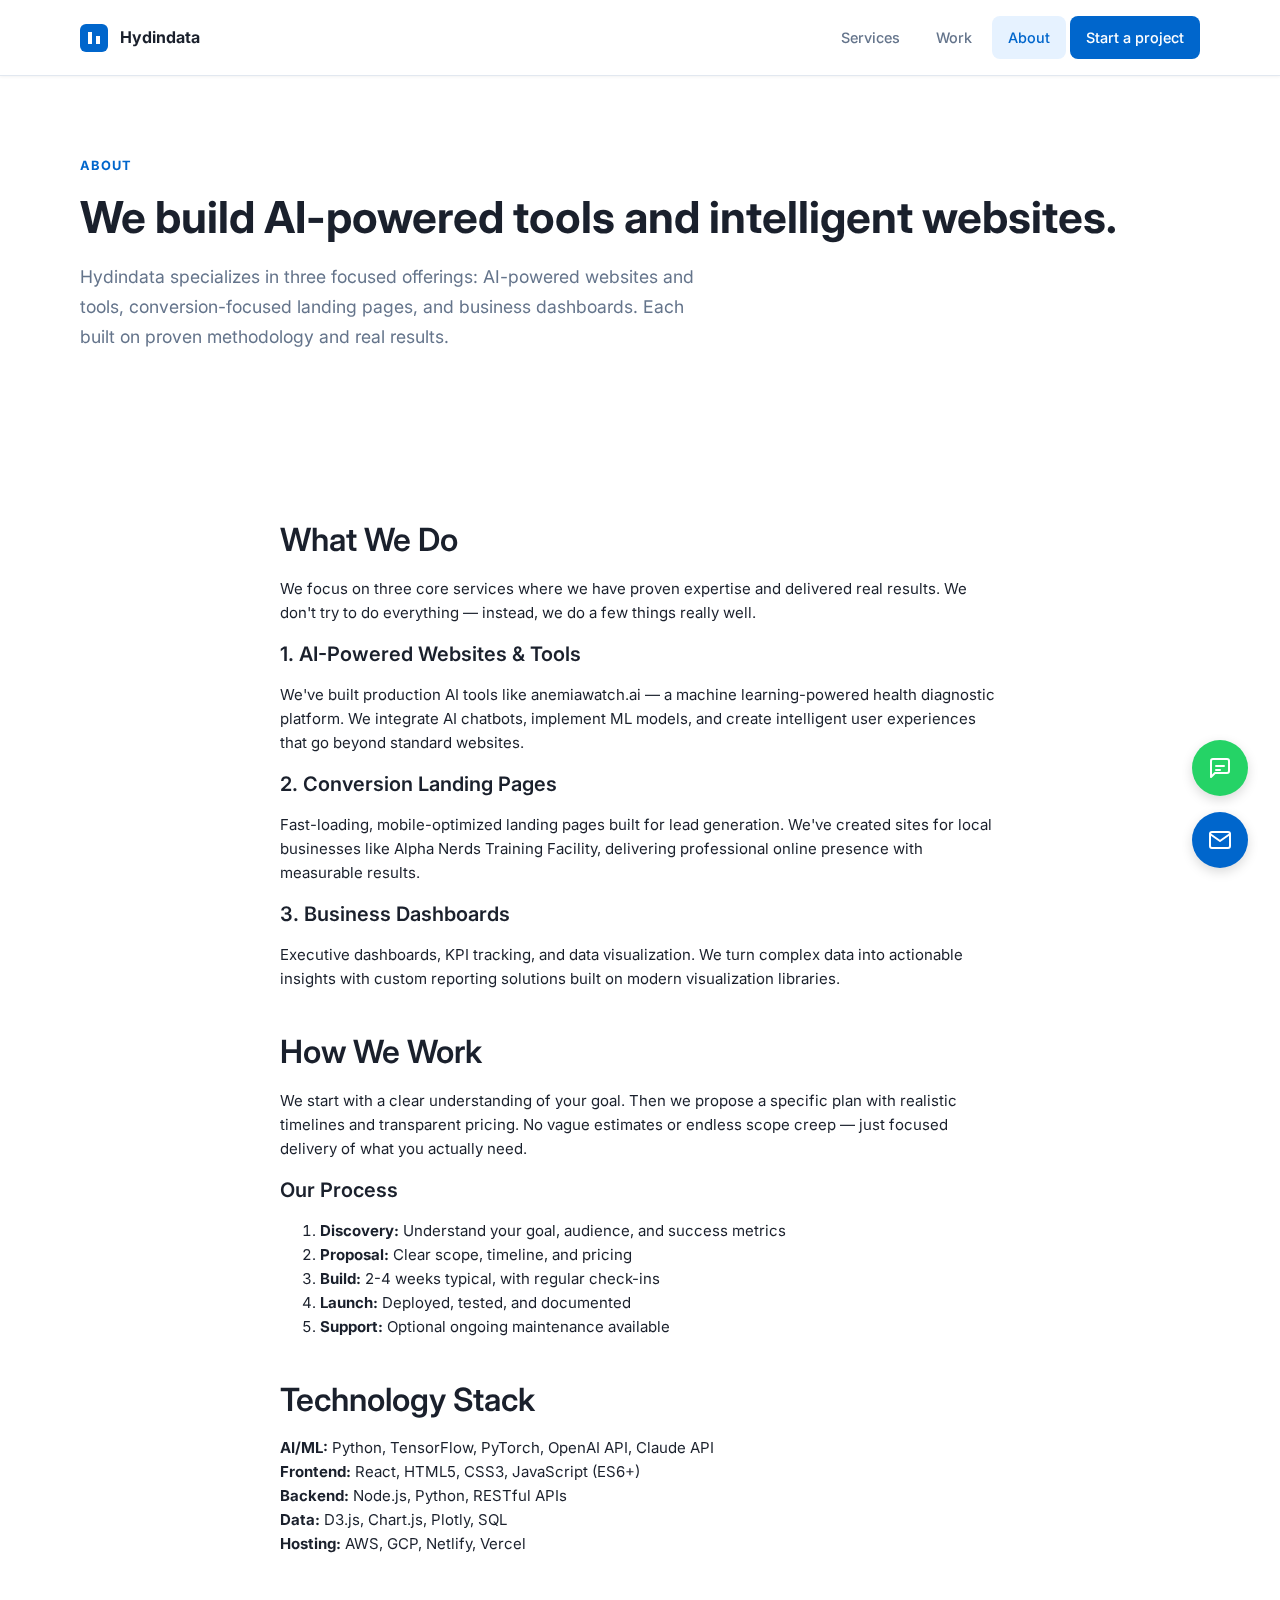
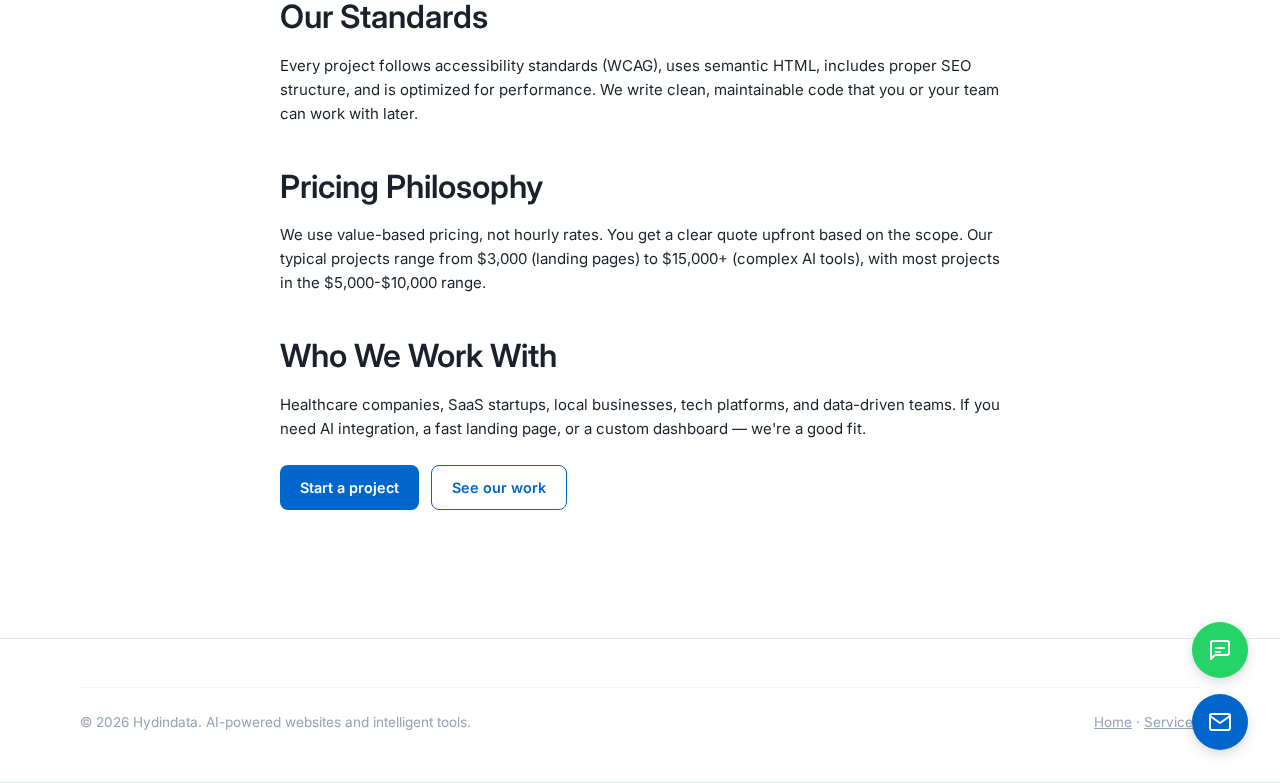
<file: about.html>
<!DOCTYPE html>
<html lang="en">
<head>
  <meta charset="UTF-8">
  <meta name="viewport" content="width=device-width, initial-scale=1.0">
  <title>About — Hydindata</title>
  <meta name="description" content="Hydindata specializes in AI-powered websites, landing pages, and business dashboards. Based on proven work and clear outcomes.">
  <link rel="icon" href="assets/img/favicon-32.png" sizes="32x32">
  <!-- Fonts -->
  <link rel="preconnect" href="https://fonts.googleapis.com">
  <link rel="preconnect" href="https://fonts.gstatic.com" crossorigin>
  <link href="https://fonts.googleapis.com/css2?family=Inter:wght@400;500;600;700&display=swap" rel="stylesheet">
  
  <link rel="stylesheet" href="assets/css/style.css">
  <script defer src="assets/js/script.js"></script>
</head>

<body>
  <a class="skip-link" href="#main">Skip to main content</a>

  <!-- Floating Contact CTAs -->
  <div class="floating-cta">
    <a href="sms:+16173964012" class="floating-btn floating-sms" aria-label="Text us at 617-396-4012" title="Text: (617) 396-4012">
      <svg width="24" height="24" viewBox="0 0 24 24" fill="none" xmlns="http://www.w3.org/2000/svg">
        <path d="M21 15a2 2 0 01-2 2H7l-4 4V5a2 2 0 012-2h14a2 2 0 012 2z" stroke="currentColor" stroke-width="2" stroke-linecap="round" stroke-linejoin="round"/>
        <path d="M8 10h8M8 14h4" stroke="currentColor" stroke-width="2" stroke-linecap="round" stroke-linejoin="round"/>
      </svg>
    </a>
    <a href="/cdn-cgi/l/email-protection#caa3a4aca58aa2b3aea3a4aeabbeabe4a9a5a7" class="floating-btn floating-email" aria-label="Email us at info@hydindata.com" title="Email: info@hydindata.com">
      <svg width="24" height="24" viewBox="0 0 24 24" fill="none" xmlns="http://www.w3.org/2000/svg">
        <path d="M4 4h16c1.1 0 2 .9 2 2v12c0 1.1-.9 2-2 2H4c-1.1 0-2-.9-2-2V6c0-1.1.9-2 2-2z" stroke="currentColor" stroke-width="2" stroke-linecap="round" stroke-linejoin="round"/>
        <path d="M22 6l-10 7L2 6" stroke="currentColor" stroke-width="2" stroke-linecap="round" stroke-linejoin="round"/>
      </svg>
    </a>
  </div>

  <!-- Floating Contact CTAs -->

  <header class="site-header" data-header>
  <a class="skip-link" href="#main">Skip to main content</a>

  <!-- Floating Contact CTAs -->
  <div class="floating-cta">
    <a href="sms:+16173964012" class="floating-btn floating-sms" aria-label="Text us at 617-396-4012" title="Text: (617) 396-4012">
      <svg width="24" height="24" viewBox="0 0 24 24" fill="none" xmlns="http://www.w3.org/2000/svg">
        <path d="M21 15a2 2 0 01-2 2H7l-4 4V5a2 2 0 012-2h14a2 2 0 012 2z" stroke="currentColor" stroke-width="2" stroke-linecap="round" stroke-linejoin="round"/>
        <path d="M8 10h8M8 14h4" stroke="currentColor" stroke-width="2" stroke-linecap="round" stroke-linejoin="round"/>
      </svg>
    </a>
    <a href="/cdn-cgi/l/email-protection#84edeae2ebc4ecfde0edeae0e5f0e5aae7ebe9" class="floating-btn floating-email" aria-label="Email us at info@hydindata.com" title="Email: info@hydindata.com">
      <svg width="24" height="24" viewBox="0 0 24 24" fill="none" xmlns="http://www.w3.org/2000/svg">
        <path d="M4 4h16c1.1 0 2 .9 2 2v12c0 1.1-.9 2-2 2H4c-1.1 0-2-.9-2-2V6c0-1.1.9-2 2-2z" stroke="currentColor" stroke-width="2" stroke-linecap="round" stroke-linejoin="round"/>
        <path d="M22 6l-10 7L2 6" stroke="currentColor" stroke-width="2" stroke-linecap="round" stroke-linejoin="round"/>
      </svg>
    </a>
  </div>

  <header class="site-header" data-header>
    <div class="container header-inner">
      <a class="brand" href="index.html">
        <img class="brand-mark" src="assets/img/logo.svg" alt="" width="28" height="28">
        <span class="brand-name">Hydindata</span>
      </a>

      <nav class="site-nav">
        <button class="nav-toggle" data-nav-toggle aria-expanded="false">
          <span class="nav-toggle-label">Menu</span>
          <span class="nav-toggle-icon"></span>
        </button>
        <div class="nav-menu" data-nav-menu>
          <a href="services.html">Services</a>
          <a href="work.html">Work</a>
          <a aria-current="page" href="about.html">About</a>
          <a class="btn btn-primary" href="contact.html">Start a project</a>
        </div>
      </nav>
    </div>
  </header>

  <main id="main">
    <section class="section page-hero">
      <div class="container">
        <p class="kicker">About</p>
        <h1>We build AI-powered tools and intelligent websites.</h1>
        <p class="lede">
          Hydindata specializes in three focused offerings: AI-powered websites and tools, conversion-focused landing pages, and business dashboards. Each built on proven methodology and real results.
        </p>
      </div>
    </section>

    <section class="section">
      <div class="container prose">
        <h2>What We Do</h2>
        <p>
          We focus on three core services where we have proven expertise and delivered real results. We don't try to do everything — instead, we do a few things really well.
        </p>

        <h3>1. AI-Powered Websites & Tools</h3>
        <p>
          We've built production AI tools like anemiawatch.ai — a machine learning-powered health diagnostic platform. We integrate AI chatbots, implement ML models, and create intelligent user experiences that go beyond standard websites.
        </p>

        <h3>2. Conversion Landing Pages</h3>
        <p>
          Fast-loading, mobile-optimized landing pages built for lead generation. We've created sites for local businesses like Alpha Nerds Training Facility, delivering professional online presence with measurable results.
        </p>

        <h3>3. Business Dashboards</h3>
        <p>
          Executive dashboards, KPI tracking, and data visualization. We turn complex data into actionable insights with custom reporting solutions built on modern visualization libraries.
        </p>

        <h2>How We Work</h2>
        <p>
          We start with a clear understanding of your goal. Then we propose a specific plan with realistic timelines and transparent pricing. No vague estimates or endless scope creep — just focused delivery of what you actually need.
        </p>

        <h3>Our Process</h3>
        <ol>
          <li><strong>Discovery:</strong> Understand your goal, audience, and success metrics</li>
          <li><strong>Proposal:</strong> Clear scope, timeline, and pricing</li>
          <li><strong>Build:</strong> 2-4 weeks typical, with regular check-ins</li>
          <li><strong>Launch:</strong> Deployed, tested, and documented</li>
          <li><strong>Support:</strong> Optional ongoing maintenance available</li>
        </ol>

        <h2>Technology Stack</h2>
        <p>
          <strong>AI/ML:</strong> Python, TensorFlow, PyTorch, OpenAI API, Claude API<br>
          <strong>Frontend:</strong> React, HTML5, CSS3, JavaScript (ES6+)<br>
          <strong>Backend:</strong> Node.js, Python, RESTful APIs<br>
          <strong>Data:</strong> D3.js, Chart.js, Plotly, SQL<br>
          <strong>Hosting:</strong> AWS, GCP, Netlify, Vercel
        </p>

        <h2>Our Standards</h2>
        <p>
          Every project follows accessibility standards (WCAG), uses semantic HTML, includes proper SEO structure, and is optimized for performance. We write clean, maintainable code that you or your team can work with later.
        </p>

        <h2>Pricing Philosophy</h2>
        <p>
          We use value-based pricing, not hourly rates. You get a clear quote upfront based on the scope. Our typical projects range from $3,000 (landing pages) to $15,000+ (complex AI tools), with most projects in the $5,000-$10,000 range.
        </p>

        <h2>Who We Work With</h2>
        <p>
          Healthcare companies, SaaS startups, local businesses, tech platforms, and data-driven teams. If you need AI integration, a fast landing page, or a custom dashboard — we're a good fit.
        </p>

        <div class="cta-row">
          <a class="btn btn-primary" href="contact.html">Start a project</a>
          <a class="btn btn-ghost" href="work.html">See our work</a>
        </div>

      </div>
    </section>
  </main>

  <footer class="site-footer">
    <div class="container footer-bottom">
      <p>© <span data-year></span> Hydindata. AI-powered websites and intelligent tools.</p>
      <p><a href="index.html">Home</a> · <a href="services.html">Services</a>
</file>
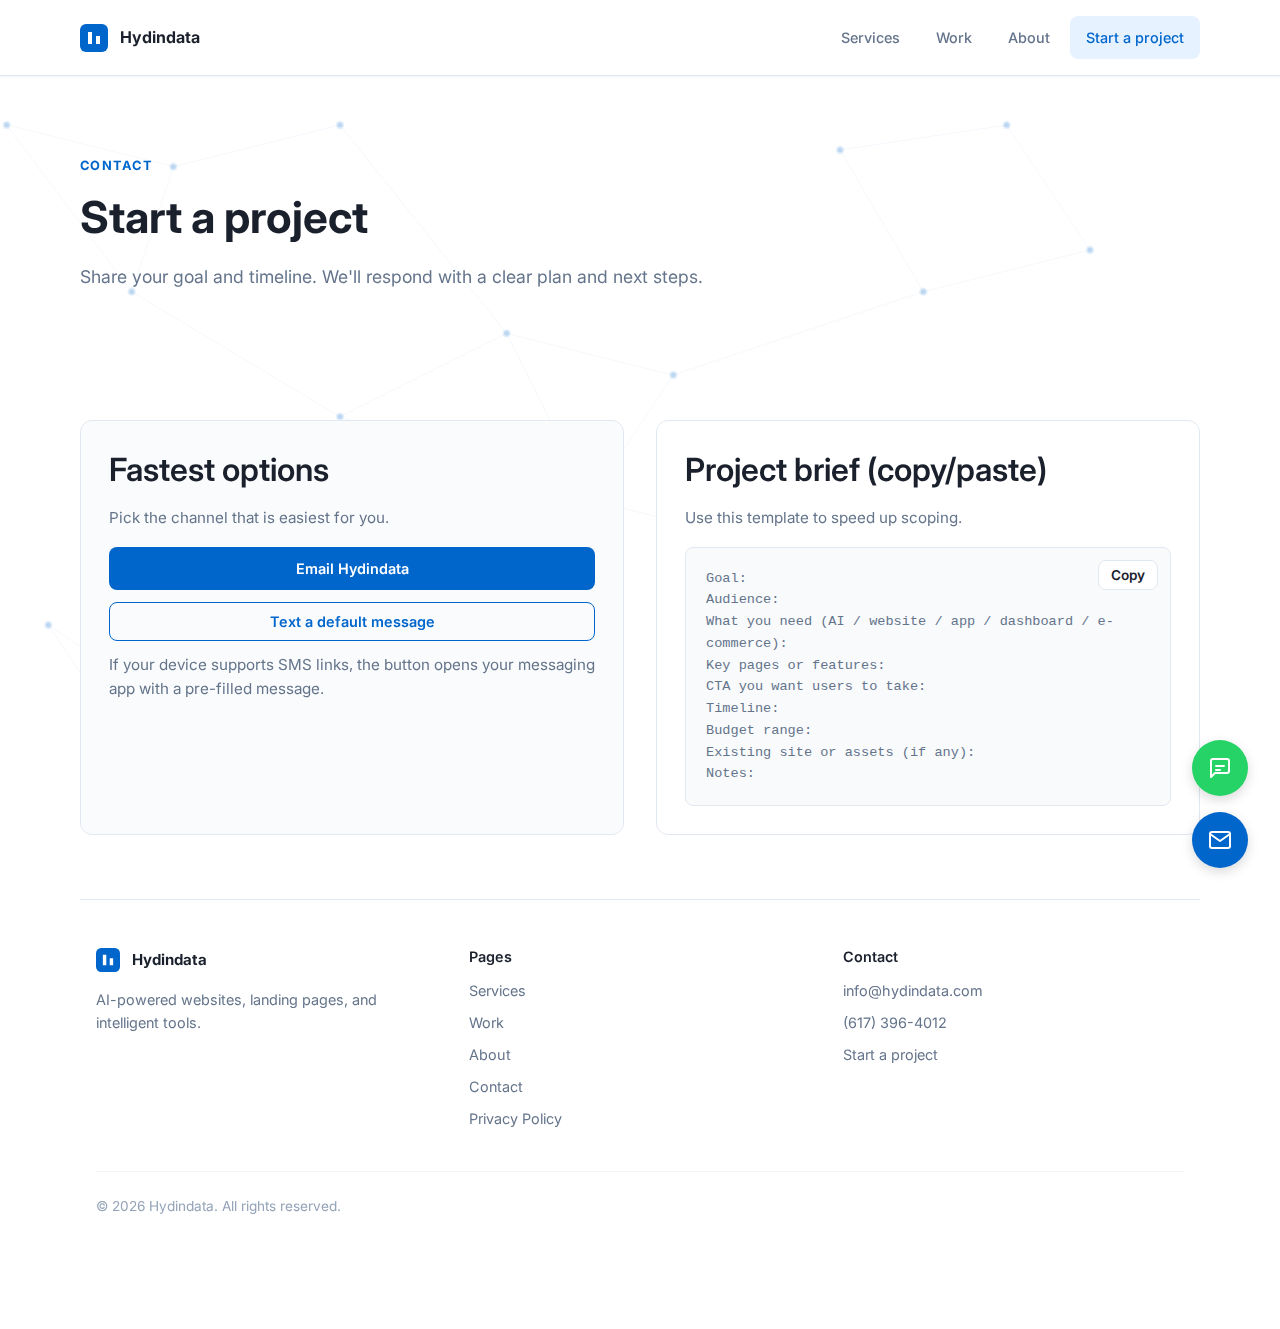
<file: contact.html>
<!DOCTYPE html>
<html lang="en">
<head>
  <meta charset="UTF-8">
  <meta name="viewport" content="width=device-width, initial-scale=1.0">
  <title>Contact — Hydindata</title>
  <meta name="description" content="Contact Hydindata to start a project: AI chatbots, websites, mobile apps, dashboards, and e-commerce.">
  <link rel="icon" href="assets/img/favicon-32.png" sizes="32x32">
  <!-- Fonts -->
  <link rel="preconnect" href="https://fonts.googleapis.com">
  <link rel="preconnect" href="https://fonts.gstatic.com" crossorigin>
  <link href="https://fonts.googleapis.com/css2?family=Inter:wght@400;500;600;700&display=swap" rel="stylesheet">
  <link rel="stylesheet" href="assets/css/style.css">
  <script defer src="assets/js/script.js"></script>
</head>

<body>
  <a class="skip-link" href="#main">Skip to main content</a>

  <!-- Floating Contact CTAs -->
  <div class="floating-cta">
    <a href="sms:+16173964012" class="floating-btn floating-sms" aria-label="Text us at 617-396-4012" title="Text: (617) 396-4012">
      <svg width="24" height="24" viewBox="0 0 24 24" fill="none" xmlns="http://www.w3.org/2000/svg">
        <path d="M21 15a2 2 0 01-2 2H7l-4 4V5a2 2 0 012-2h14a2 2 0 012 2z" stroke="currentColor" stroke-width="2" stroke-linecap="round" stroke-linejoin="round"/>
        <path d="M8 10h8M8 14h4" stroke="currentColor" stroke-width="2" stroke-linecap="round" stroke-linejoin="round"/>
      </svg>
    </a>
    <a href="mailto:info@hydindata.com" class="floating-btn floating-email" aria-label="Email us at info@hydindata.com" title="Email: info@hydindata.com">
      <svg width="24" height="24" viewBox="0 0 24 24" fill="none" xmlns="http://www.w3.org/2000/svg">
        <path d="M4 4h16c1.1 0 2 .9 2 2v12c0 1.1-.9 2-2 2H4c-1.1 0-2-.9-2-2V6c0-1.1.9-2 2-2z" stroke="currentColor" stroke-width="2" stroke-linecap="round" stroke-linejoin="round"/>
        <path d="M22 6l-10 7L2 6" stroke="currentColor" stroke-width="2" stroke-linecap="round" stroke-linejoin="round"/>
      </svg>
    </a>
  </div>

  <header class="site-header" data-header>
    <div class="container header-inner">
      <a class="brand" href="index.html">
        <img class="brand-mark" src="assets/img/logo.svg" alt="" width="28" height="28">
        <span class="brand-name">Hydindata</span>
      </a>

      <nav class="site-nav">
        <button class="nav-toggle" type="button" data-nav-toggle aria-expanded="false">
          <span class="nav-toggle-label">Menu</span>
          <span class="nav-toggle-icon" aria-hidden="true">
            <span></span>
            <span></span>
            <span></span>
          </span>
        </button>
        <div class="nav-menu" data-nav-menu>
          <a href="services.html">Services</a>
          <a href="work.html">Work</a>
          <a href="about.html">About</a>
          <a aria-current="page" class="btn btn-primary" href="contact.html">Start a project</a>
        </div>
      </nav>
    </div>
  </header>

  <main id="main">
    <section class="section page-hero">
      <div class="container">
        <p class="kicker">Contact</p>
        <h1>Start a project</h1>
        <p class="lede">Share your goal and timeline. We'll respond with a clear plan and next steps.</p>
      </div>
    </section>

    <section class="section">
      <div class="container">
        <div class="contact-grid">
          <section class="card contact-card">
            <h2>Fastest options</h2>
            <p class="muted">Pick the channel that is easiest for you.</p>

            <div class="stack">
              <a class="btn btn-primary" href="mailto:info@hydindata.com">Email Hydindata</a>

              <button class="btn btn-ghost" type="button" data-sms-btn>
                Text a default message
              </button>

              <p class="microcopy">
                If your device supports SMS links, the button opens your messaging app with a pre-filled message.
              </p>
            </div>
          </section>

          <section class="card">
            <h2>Project brief (copy/paste)</h2>
            <p class="muted">Use this template to speed up scoping.</p>

            <div class="copybox">
              <pre><code>Goal:
Audience:
What you need (AI / website / app / dashboard / e-commerce):
Key pages or features:
CTA you want users to take:
Timeline:
Budget range:
Existing site or assets (if any):
Notes:</code></pre>
              <button class="btn btn-small" type="button" data-copy-btn aria-label="Copy project brief template">Copy</button>
              <div class="sr-only" aria-live="polite" data-copy-status></div>
            </div>
          </section>
        </div>

  <footer class="site-footer">
    <div class="container footer-grid">
      <div class="footer-col">
        <div class="footer-brand">
          <img src="assets/img/logo.svg" alt="" width="24" height="24">
          <span>Hydindata</span>
        </div>
        <p class="footer-note">AI-powered websites, landing pages, and intelligent tools.</p>
      </div>

      <div class="footer-col">
        <h2 class="footer-title">Pages</h2>
        <ul class="footer-links">
          <li><a href="services.html">Services</a></li>
          <li><a href="work.html">Work</a></li>
          <li><a href="about.html">About</a></li>
          <li><a href="contact.html">Contact</a></li>
          <li><a href="privacy.html">Privacy Policy</a></li>
        </ul>
      </div>

      <div class="footer-col">
        <h2 class="footer-title">Contact</h2>
        <ul class="footer-links">
          <li><a href="mailto:info@hydindata.com">info@hydindata.com</a></li>
          <li><a href="tel:+16173964012">(617) 396-4012</a></li>
          <li><a href="contact.html">Start a project</a></li>
        </ul>
      </div>
    </div>

    <div class="container footer-bottom">
      <p>© <span data-year></span> Hydindata. All rights reserved.</p>
    </div>
  </footer>
</file>
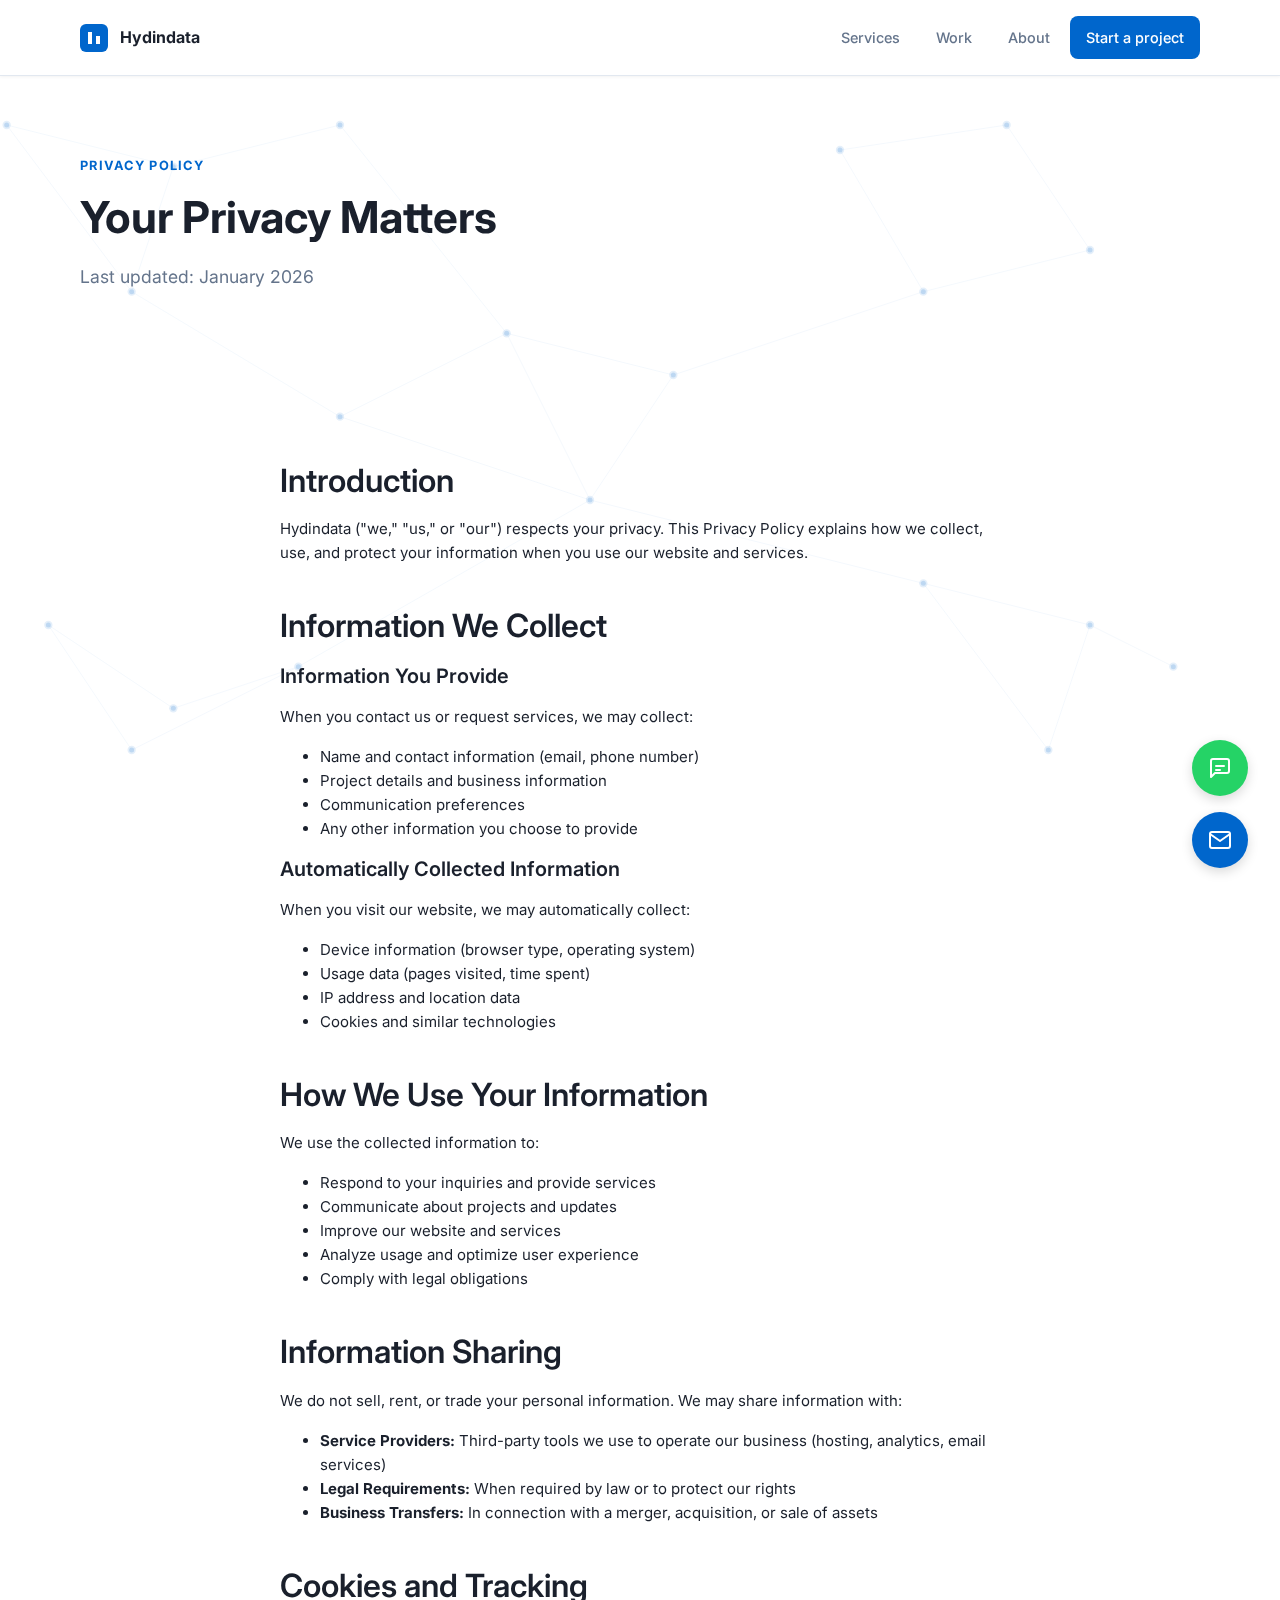
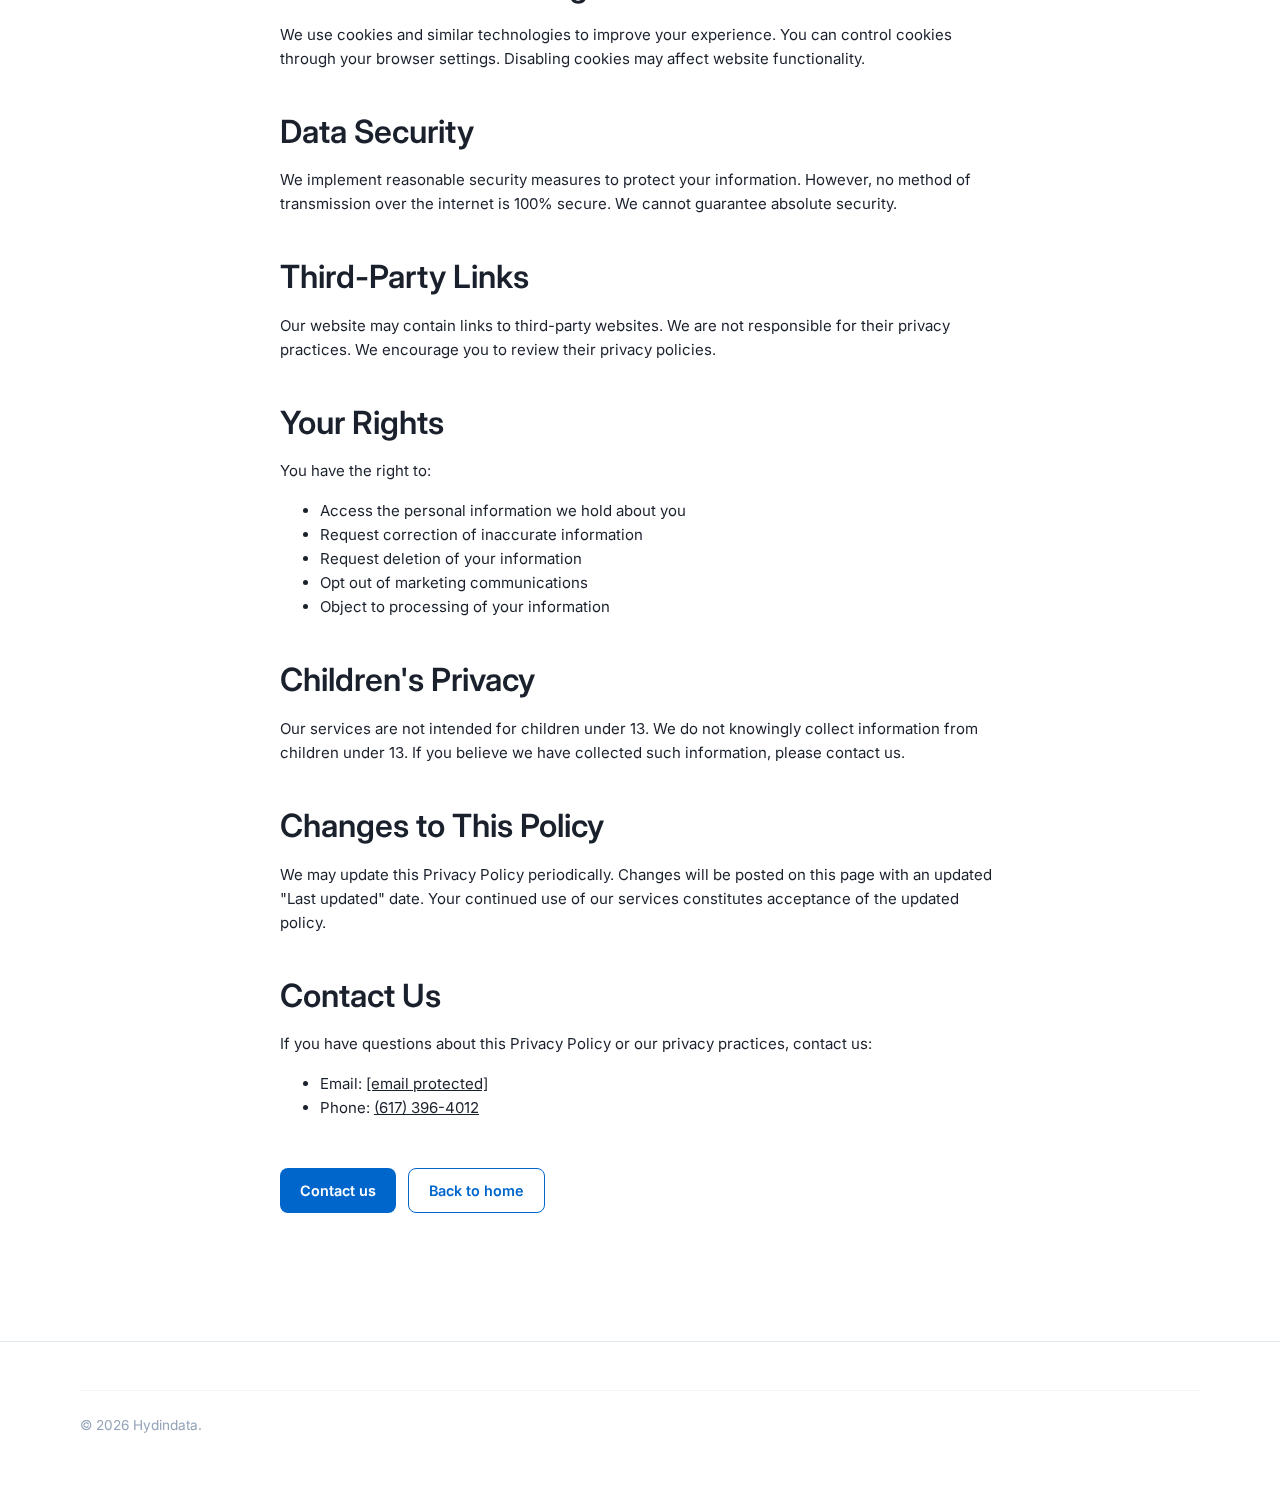
<file: privacy.html>
<!DOCTYPE html>
<html lang="en">
<head>
  <meta charset="UTF-8">
  <meta name="viewport" content="width=device-width, initial-scale=1.0">
  <title>Privacy Policy — Hydindata</title>
  <meta name="description" content="Hydindata privacy policy. How we collect, use, and protect your information.">
  <link rel="icon" href="assets/img/favicon-32.png" sizes="32x32">
  
  <!-- Fonts -->
  <link rel="preconnect" href="https://fonts.googleapis.com">
  <link rel="preconnect" href="https://fonts.gstatic.com" crossorigin>
  <link href="https://fonts.googleapis.com/css2?family=Inter:wght@400;500;600;700&display=swap" rel="stylesheet">
  
  <link rel="stylesheet" href="assets/css/style.css">
  <script defer src="assets/js/script.js"></script>
</head>

<body>
  <a class="skip-link" href="#main">Skip to main content</a>

  <!-- Floating Contact CTAs -->
  <div class="floating-cta">
    <a href="sms:+16173964012" class="floating-btn floating-sms" aria-label="Text us at 617-396-4012" title="Text: (617) 396-4012">
      <svg width="24" height="24" viewBox="0 0 24 24" fill="none" xmlns="http://www.w3.org/2000/svg">
        <path d="M21 15a2 2 0 01-2 2H7l-4 4V5a2 2 0 012-2h14a2 2 0 012 2z" stroke="currentColor" stroke-width="2" stroke-linecap="round" stroke-linejoin="round"/>
        <path d="M8 10h8M8 14h4" stroke="currentColor" stroke-width="2" stroke-linecap="round" stroke-linejoin="round"/>
      </svg>
    </a>
    <a href="/cdn-cgi/l/email-protection#d2bbbcb4bd92baabb6bbbcb6b3a6b3fcb1bdbf" class="floating-btn floating-email" aria-label="Email us at info@hydindata.com" title="Email: info@hydindata.com">
      <svg width="24" height="24" viewBox="0 0 24 24" fill="none" xmlns="http://www.w3.org/2000/svg">
        <path d="M4 4h16c1.1 0 2 .9 2 2v12c0 1.1-.9 2-2 2H4c-1.1 0-2-.9-2-2V6c0-1.1.9-2 2-2z" stroke="currentColor" stroke-width="2" stroke-linecap="round" stroke-linejoin="round"/>
        <path d="M22 6l-10 7L2 6" stroke="currentColor" stroke-width="2" stroke-linecap="round" stroke-linejoin="round"/>
      </svg>
    </a>
  </div>

  <header class="site-header" data-header>
    <div class="container header-inner">
      <a class="brand" href="index.html">
        <img class="brand-mark" src="assets/img/logo.svg" alt="" width="28" height="28">
        <span class="brand-name">Hydindata</span>
      </a>

      <nav class="site-nav">
        <button class="nav-toggle" data-nav-toggle aria-expanded="false">
          <span class="nav-toggle-label">Menu</span>
          <span class="nav-toggle-icon"></span>
        </button>
        <div class="nav-menu" data-nav-menu>
          <a href="services.html">Services</a>
          <a href="work.html">Work</a>
          <a href="about.html">About</a>
          <a class="btn btn-primary" href="contact.html">Start a project</a>
        </div>
      </nav>
    </div>
  </header>

  <main id="main">
    <section class="section page-hero">
      <div class="container">
        <p class="kicker">Privacy Policy</p>
        <h1>Your Privacy Matters</h1>
        <p class="lede">Last updated: January 2026</p>
      </div>
    </section>

    <section class="section">
      <div class="container prose">
        <h2>Introduction</h2>
        <p>
          Hydindata ("we," "us," or "our") respects your privacy. This Privacy Policy explains how we collect, use, and protect your information when you use our website and services.
        </p>

        <h2>Information We Collect</h2>
        
        <h3>Information You Provide</h3>
        <p>When you contact us or request services, we may collect:</p>
        <ul>
          <li>Name and contact information (email, phone number)</li>
          <li>Project details and business information</li>
          <li>Communication preferences</li>
          <li>Any other information you choose to provide</li>
        </ul>

        <h3>Automatically Collected Information</h3>
        <p>When you visit our website, we may automatically collect:</p>
        <ul>
          <li>Device information (browser type, operating system)</li>
          <li>Usage data (pages visited, time spent)</li>
          <li>IP address and location data</li>
          <li>Cookies and similar technologies</li>
        </ul>

        <h2>How We Use Your Information</h2>
        <p>We use the collected information to:</p>
        <ul>
          <li>Respond to your inquiries and provide services</li>
          <li>Communicate about projects and updates</li>
          <li>Improve our website and services</li>
          <li>Analyze usage and optimize user experience</li>
          <li>Comply with legal obligations</li>
        </ul>

        <h2>Information Sharing</h2>
        <p>We do not sell, rent, or trade your personal information. We may share information with:</p>
        <ul>
          <li><strong>Service Providers:</strong> Third-party tools we use to operate our business (hosting, analytics, email services)</li>
          <li><strong>Legal Requirements:</strong> When required by law or to protect our rights</li>
          <li><strong>Business Transfers:</strong> In connection with a merger, acquisition, or sale of assets</li>
        </ul>

        <h2>Cookies and Tracking</h2>
        <p>
          We use cookies and similar technologies to improve your experience. You can control cookies through your browser settings. Disabling cookies may affect website functionality.
        </p>

        <h2>Data Security</h2>
        <p>
          We implement reasonable security measures to protect your information. However, no method of transmission over the internet is 100% secure. We cannot guarantee absolute security.
        </p>

        <h2>Third-Party Links</h2>
        <p>
          Our website may contain links to third-party websites. We are not responsible for their privacy practices. We encourage you to review their privacy policies.
        </p>

        <h2>Your Rights</h2>
        <p>You have the right to:</p>
        <ul>
          <li>Access the personal information we hold about you</li>
          <li>Request correction of inaccurate information</li>
          <li>Request deletion of your information</li>
          <li>Opt out of marketing communications</li>
          <li>Object to processing of your information</li>
        </ul>

        <h2>Children's Privacy</h2>
        <p>
          Our services are not intended for children under 13. We do not knowingly collect information from children under 13. If you believe we have collected such information, please contact us.
        </p>

        <h2>Changes to This Policy</h2>
        <p>
          We may update this Privacy Policy periodically. Changes will be posted on this page with an updated "Last updated" date. Your continued use of our services constitutes acceptance of the updated policy.
        </p>

        <h2>Contact Us</h2>
        <p>If you have questions about this Privacy Policy or our privacy practices, contact us:</p>
        <ul>
          <li>Email: <a href="/cdn-cgi/l/email-protection#f79e999198b79f8e939e9993968396d994989a"><span class="__cf_email__" data-cfemail="a0c9cec6cfe0c8d9c4c9cec4c1d4c18ec3cfcd">[email&#160;protected]</span></a></li>
          <li>Phone: <a href="tel:+16173964012">(617) 396-4012</a></li>
        </ul>

        <div class="cta-row" style="margin-top: 3rem;">
          <a class="btn btn-primary" href="contact.html">Contact us</a>
          <a class="btn btn-ghost" href="index.html">Back to home</a>
        </div>

      </div>
    </section>
  </main>

  <footer class="site-footer">
    <div class="container footer-bottom">
      <p>© <span data-year></span> Hydindata.
</file>
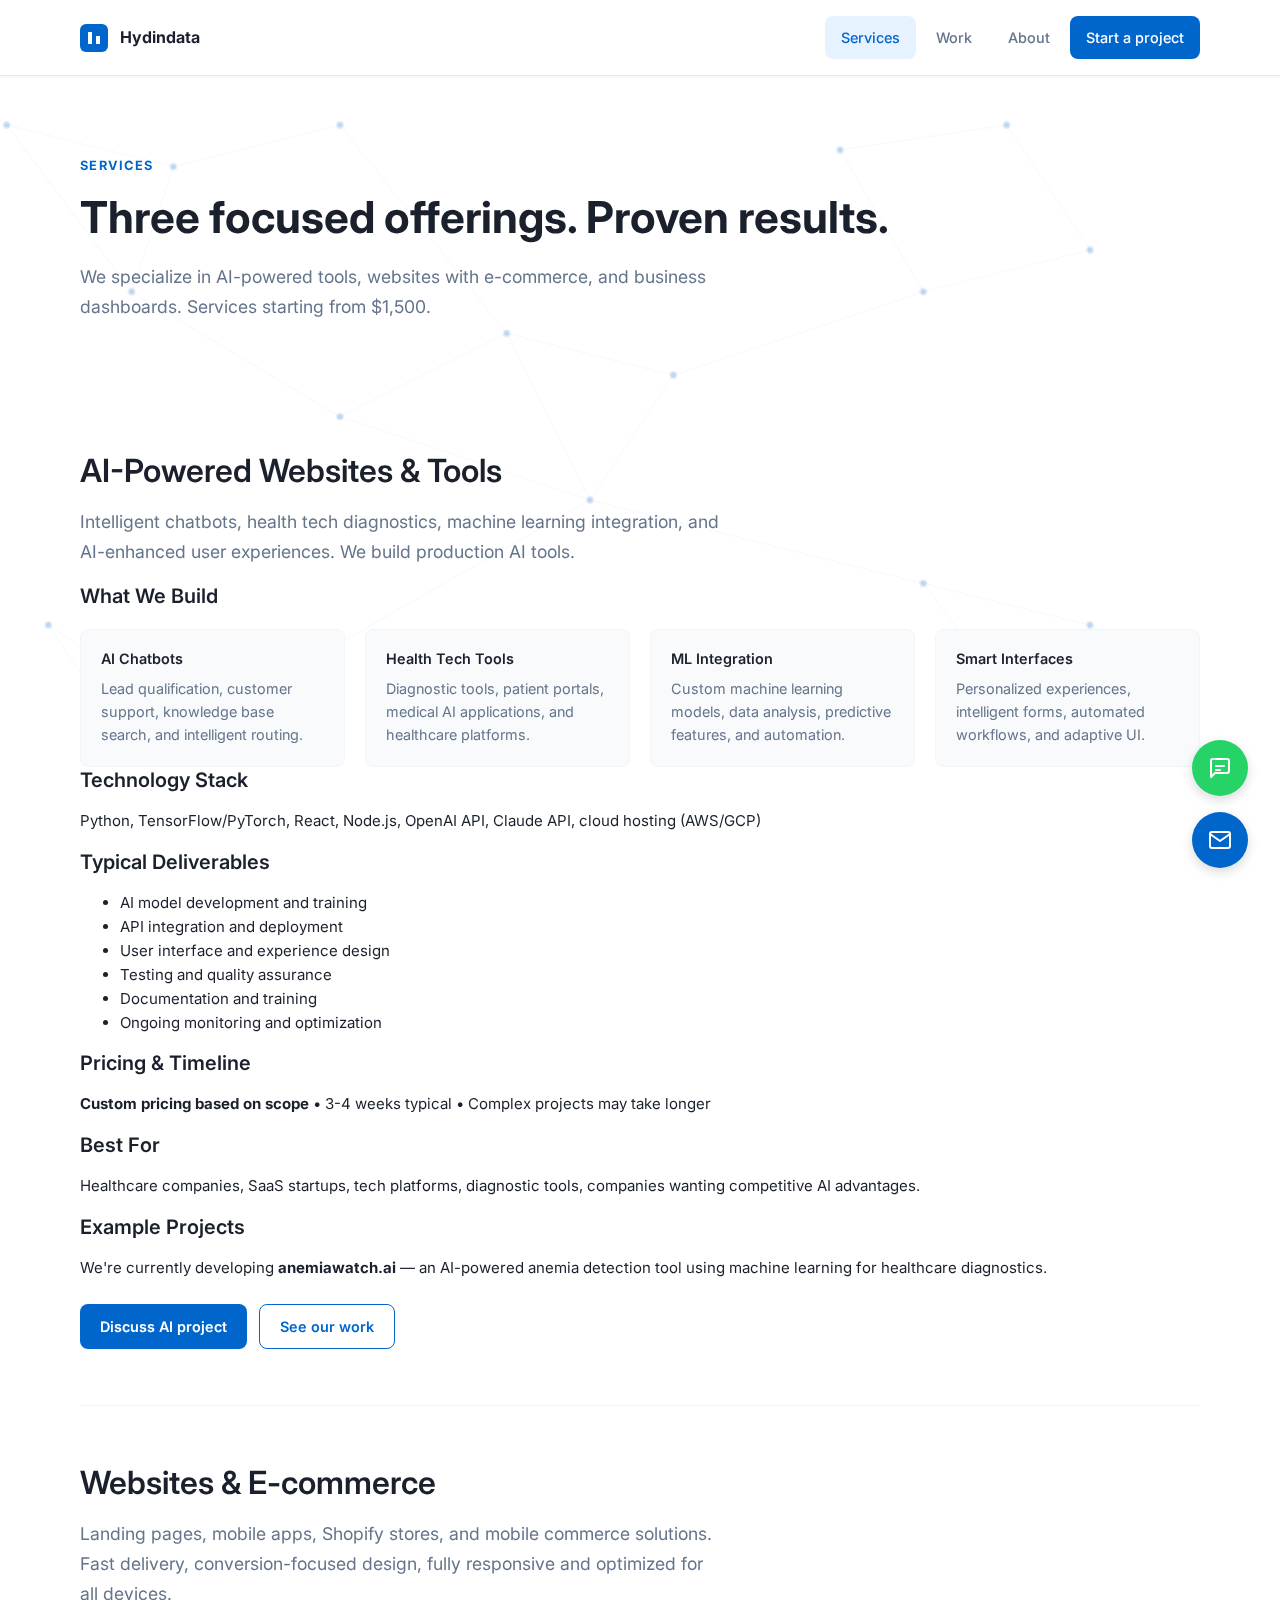
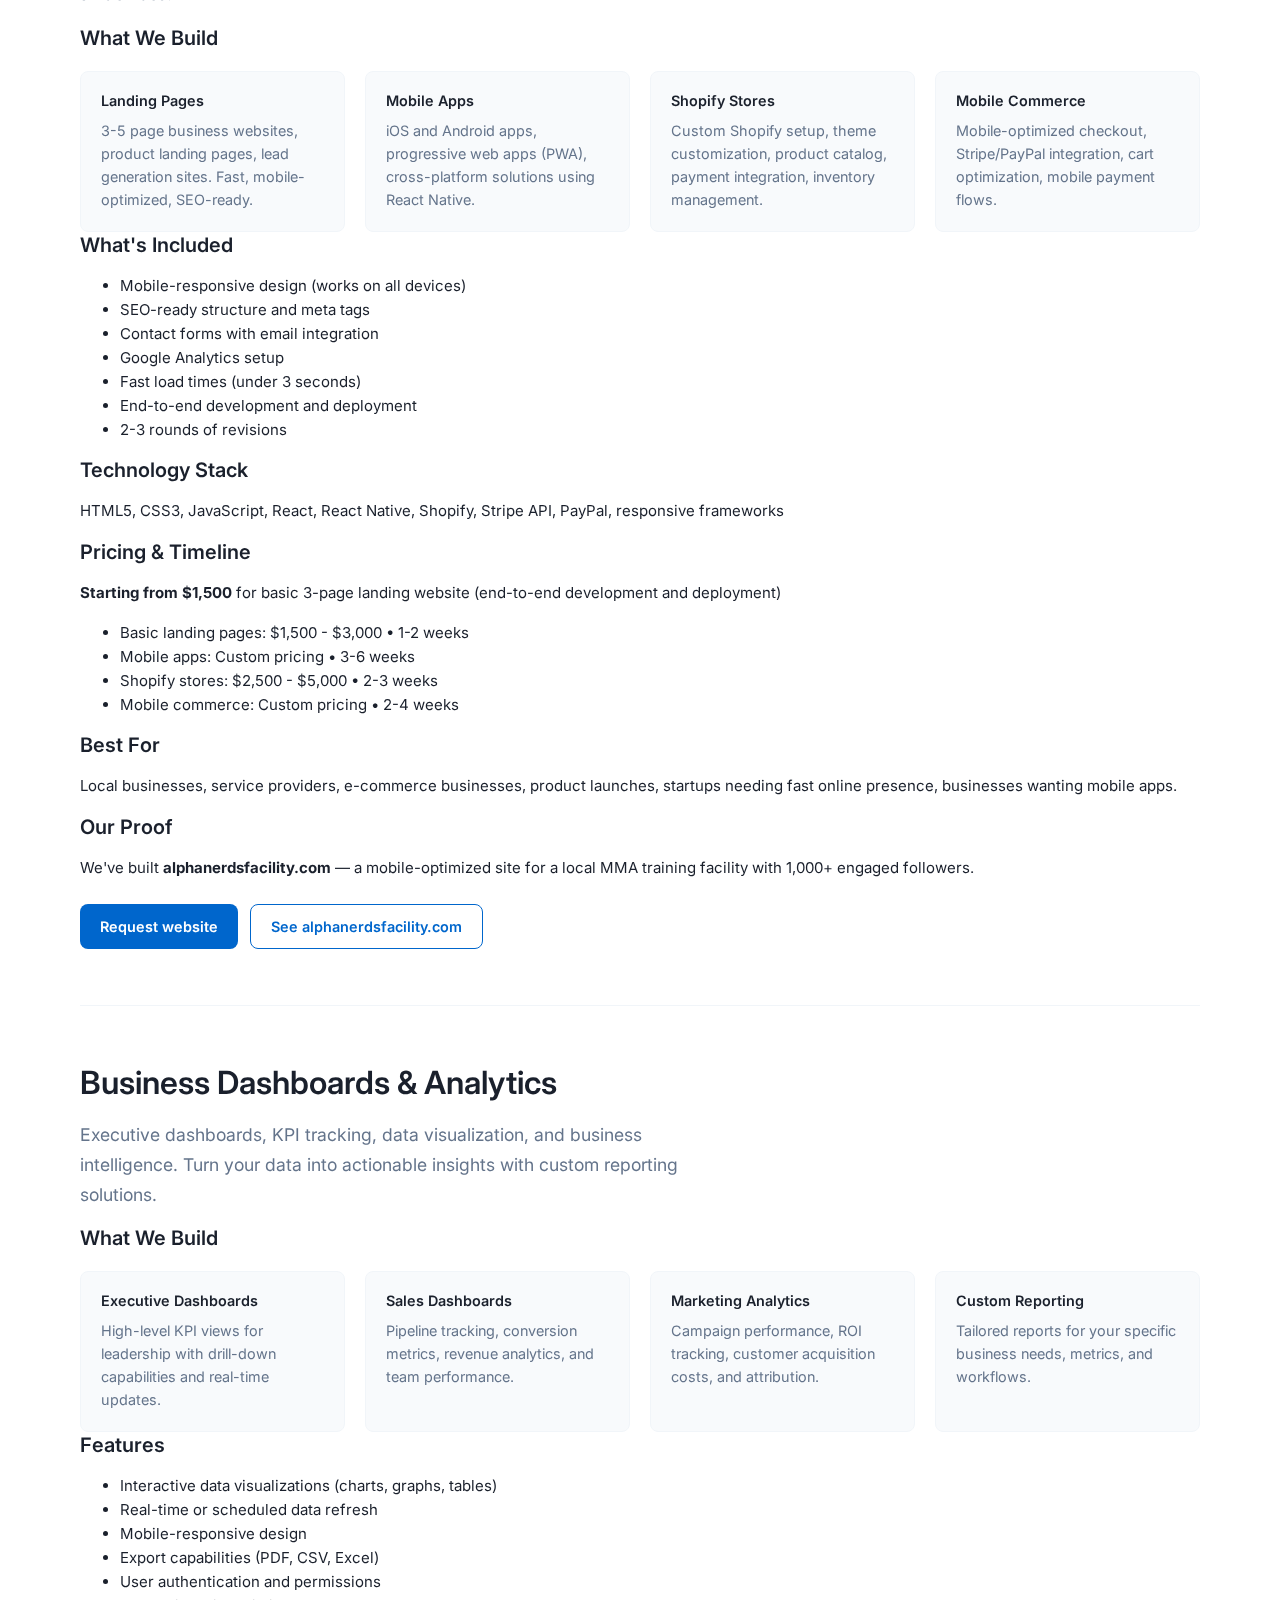
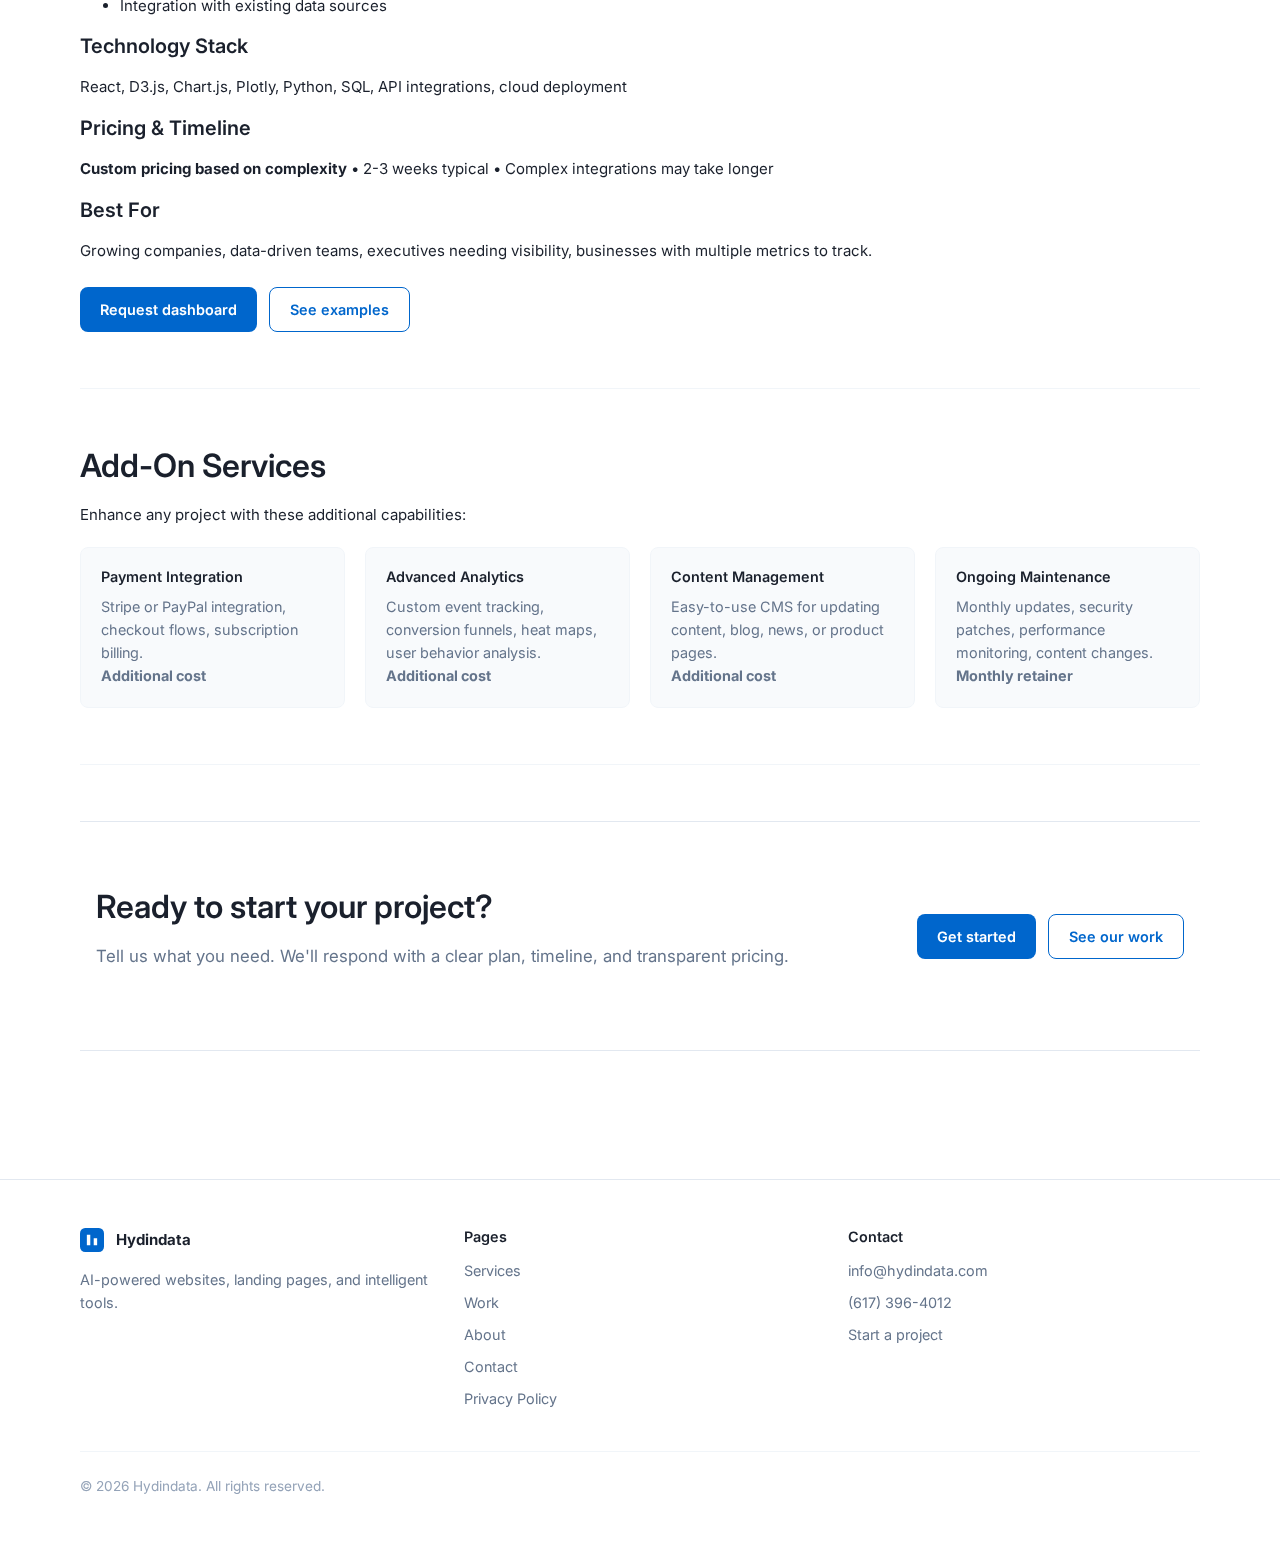
<file: services.html>
<!DOCTYPE html>
<html lang="en">
<head>
  <meta charset="UTF-8">
  <meta name="viewport" content="width=device-width, initial-scale=1.0">
  <meta name="color-scheme" content="light">
  <meta name="theme-color" content="#0066cc">

  <title>Services — Hydindata</title>
  <meta name="description" content="AI-powered tools, websites, mobile apps, Shopify stores, and business dashboards. Services starting from $1,500.">
  <link rel="canonical" href="https://hydindata.com/services.html">

  <link rel="icon" href="assets/img/favicon-32.png" sizes="32x32">
  
  <!-- Fonts -->
  <link rel="preconnect" href="https://fonts.googleapis.com">
  <link rel="preconnect" href="https://fonts.gstatic.com" crossorigin>
  <link href="https://fonts.googleapis.com/css2?family=Inter:wght@400;500;600;700&display=swap" rel="stylesheet">
  
  <link rel="stylesheet" href="assets/css/style.css">
  <script defer src="assets/js/script.js"></script>
</head>

<body>
  <a class="skip-link" href="#main">Skip to main content</a>

  <!-- Floating Contact CTAs -->
  <div class="floating-cta">
    <a href="sms:+16173964012" class="floating-btn floating-sms" aria-label="Text us at 617-396-4012" title="Text: (617) 396-4012">
      <svg width="24" height="24" viewBox="0 0 24 24" fill="none" xmlns="http://www.w3.org/2000/svg">
        <path d="M21 15a2 2 0 01-2 2H7l-4 4V5a2 2 0 012-2h14a2 2 0 012 2z" stroke="currentColor" stroke-width="2" stroke-linecap="round" stroke-linejoin="round"/>
        <path d="M8 10h8M8 14h4" stroke="currentColor" stroke-width="2" stroke-linecap="round" stroke-linejoin="round"/>
      </svg>
    </a>
    <a href="/cdn-cgi/l/email-protection#5c35323a331c3425383532383d283d723f3331" class="floating-btn floating-email" aria-label="Email us at info@hydindata.com" title="Email: info@hydindata.com">
      <svg width="24" height="24" viewBox="0 0 24 24" fill="none" xmlns="http://www.w3.org/2000/svg">
        <path d="M4 4h16c1.1 0 2 .9 2 2v12c0 1.1-.9 2-2 2H4c-1.1 0-2-.9-2-2V6c0-1.1.9-2 2-2z" stroke="currentColor" stroke-width="2" stroke-linecap="round" stroke-linejoin="round"/>
        <path d="M22 6l-10 7L2 6" stroke="currentColor" stroke-width="2" stroke-linecap="round" stroke-linejoin="round"/>
      </svg>
    </a>
  </div>

  
  <header class="site-header" data-header>
    <div class="container header-inner">
      <a class="brand" href="index.html">
        <img class="brand-mark" src="assets/img/logo.svg" alt="" width="28" height="28">
        <span class="brand-name">Hydindata</span>
      </a>

      <nav class="site-nav">
        <button class="nav-toggle" data-nav-toggle aria-expanded="false">
          <span class="nav-toggle-label">Menu</span>
          <span class="nav-toggle-icon"></span>
        </button>
        <div class="nav-menu" data-nav-menu>
          <a aria-current="page" href="services.html">Services</a>
          <a href="work.html">Work</a>
          <a href="about.html">About</a>
          <a class="btn btn-primary" href="contact.html">Start a project</a>
        </div>
      </nav>
    </div>
  </header>

  <main id="main">
    <section class="section page-hero">
      <div class="container">
        <p class="kicker">Services</p>
        <h1>Three focused offerings. Proven results.</h1>
        <p class="lede">We specialize in AI-powered tools, websites with e-commerce, and business dashboards. Services starting from $1,500.</p>
      </div>
    </section>

    <section class="section">
      <div class="container">

        <!-- Service 1: AI-Powered -->
        <article id="ai-powered" class="service-detail">
          <h2>AI-Powered Websites & Tools</h2>
          <p class="lede">Intelligent chatbots, health tech diagnostics, machine learning integration, and AI-enhanced user experiences. We build production AI tools.</p>
          
          <h3>What We Build</h3>
          <div class="mini-grid">
            <div class="mini-card">
              <h4>AI Chatbots</h4>
              <p>Lead qualification, customer support, knowledge base search, and intelligent routing.</p>
            </div>
            <div class="mini-card">
              <h4>Health Tech Tools</h4>
              <p>Diagnostic tools, patient portals, medical AI applications, and healthcare platforms.</p>
            </div>
            <div class="mini-card">
              <h4>ML Integration</h4>
              <p>Custom machine learning models, data analysis, predictive features, and automation.</p>
            </div>
            <div class="mini-card">
              <h4>Smart Interfaces</h4>
              <p>Personalized experiences, intelligent forms, automated workflows, and adaptive UI.</p>
            </div>
          </div>

          <h3>Technology Stack</h3>
          <p>Python, TensorFlow/PyTorch, React, Node.js, OpenAI API, Claude API, cloud hosting (AWS/GCP)</p>

          <h3>Typical Deliverables</h3>
          <ul>
            <li>AI model development and training</li>
            <li>API integration and deployment</li>
            <li>User interface and experience design</li>
            <li>Testing and quality assurance</li>
            <li>Documentation and training</li>
            <li>Ongoing monitoring and optimization</li>
          </ul>

          <h3>Pricing & Timeline</h3>
          <p><strong>Custom pricing based on scope</strong> • 3-4 weeks typical • Complex projects may take longer</p>

          <h3>Best For</h3>
          <p>Healthcare companies, SaaS startups, tech platforms, diagnostic tools, companies wanting competitive AI advantages.</p>

          <h3>Example Projects</h3>
          <p>We're currently developing <strong>anemiawatch.ai</strong> — an AI-powered anemia detection tool using machine learning for healthcare diagnostics.</p>

          <div class="cta-row">
            <a class="btn btn-primary" href="contact.html">Discuss AI project</a>
            <a class="btn btn-ghost" href="work.html">See our work</a>
          </div>
        </article>

        <!-- Service 2: Websites & E-commerce -->
        <article id="websites" class="service-detail">
          <h2>Websites & E-commerce</h2>
          <p class="lede">Landing pages, mobile apps, Shopify stores, and mobile commerce solutions. Fast delivery, conversion-focused design, fully responsive and optimized for all devices.</p>
          
          <h3>What We Build</h3>
          <div class="mini-grid">
            <div class="mini-card">
              <h4>Landing Pages</h4>
              <p>3-5 page business websites, product landing pages, lead generation sites. Fast, mobile-optimized, SEO-ready.</p>
            </div>
            <div class="mini-card">
              <h4>Mobile Apps</h4>
              <p>iOS and Android apps, progressive web apps (PWA), cross-platform solutions using React Native.</p>
            </div>
            <div class="mini-card">
              <h4>Shopify Stores</h4>
              <p>Custom Shopify setup, theme customization, product catalog, payment integration, inventory management.</p>
            </div>
            <div class="mini-card">
              <h4>Mobile Commerce</h4>
              <p>Mobile-optimized checkout, Stripe/PayPal integration, cart optimization, mobile payment flows.</p>
            </div>
          </div>

          <h3>What's Included</h3>
          <ul>
            <li>Mobile-responsive design (works on all devices)</li>
            <li>SEO-ready structure and meta tags</li>
            <li>Contact forms with email integration</li>
            <li>Google Analytics setup</li>
            <li>Fast load times (under 3 seconds)</li>
            <li>End-to-end development and deployment</li>
            <li>2-3 rounds of revisions</li>
          </ul>

          <h3>Technology Stack</h3>
          <p>HTML5, CSS3, JavaScript, React, React Native, Shopify, Stripe API, PayPal, responsive frameworks</p>

          <h3>Pricing & Timeline</h3>
          <p><strong>Starting from $1,500</strong> for basic 3-page landing website (end-to-end development and deployment)</p>
          <ul>
            <li>Basic landing pages: $1,500 - $3,000 • 1-2 weeks</li>
            <li>Mobile apps: Custom pricing • 3-6 weeks</li>
            <li>Shopify stores: $2,500 - $5,000 • 2-3 weeks</li>
            <li>Mobile commerce: Custom pricing • 2-4 weeks</li>
          </ul>

          <h3>Best For</h3>
          <p>Local businesses, service providers, e-commerce businesses, product launches, startups needing fast online presence, businesses wanting mobile apps.</p>

          <h3>Our Proof</h3>
          <p>We've built <strong>alphanerdsfacility.com</strong> — a mobile-optimized site for a local MMA training facility with 1,000+ engaged followers.</p>

          <div class="cta-row">
            <a class="btn btn-primary" href="contact.html">Request website</a>
            <a class="btn btn-ghost" href="work.html">See alphanerdsfacility.com</a>
          </div>
        </article>

        <!-- Service 3: Dashboards -->
        <article id="dashboards" class="service-detail">
          <h2>Business Dashboards & Analytics</h2>
          <p class="lede">Executive dashboards, KPI tracking, data visualization, and business intelligence. Turn your data into actionable insights with custom reporting solutions.</p>
          
          <h3>What We Build</h3>
          <div class="mini-grid">
            <div class="mini-card">
              <h4>Executive Dashboards</h4>
              <p>High-level KPI views for leadership with drill-down capabilities and real-time updates.</p>
            </div>
            <div class="mini-card">
              <h4>Sales Dashboards</h4>
              <p>Pipeline tracking, conversion metrics, revenue analytics, and team performance.</p>
            </div>
            <div class="mini-card">
              <h4>Marketing Analytics</h4>
              <p>Campaign performance, ROI tracking, customer acquisition costs, and attribution.</p>
            </div>
            <div class="mini-card">
              <h4>Custom Reporting</h4>
              <p>Tailored reports for your specific business needs, metrics, and workflows.</p>
            </div>
          </div>

          <h3>Features</h3>
          <ul>
            <li>Interactive data visualizations (charts, graphs, tables)</li>
            <li>Real-time or scheduled data refresh</li>
            <li>Mobile-responsive design</li>
            <li>Export capabilities (PDF, CSV, Excel)</li>
            <li>User authentication and permissions</li>
            <li>Integration with existing data sources</li>
          </ul>

          <h3>Technology Stack</h3>
          <p>React, D3.js, Chart.js, Plotly, Python, SQL, API integrations, cloud deployment</p>

          <h3>Pricing & Timeline</h3>
          <p><strong>Custom pricing based on complexity</strong> • 2-3 weeks typical • Complex integrations may take longer</p>

          <h3>Best For</h3>
          <p>Growing companies, data-driven teams, executives needing visibility, businesses with multiple metrics to track.</p>

          <div class="cta-row">
            <a class="btn btn-primary" href="contact.html">Request dashboard</a>
            <a class="btn btn-ghost" href="work.html">See examples</a>
          </div>
        </article>

        <!-- Add-Ons Section -->
        <article class="service-detail">
          <h2>Add-On Services</h2>
          <p>Enhance any project with these additional capabilities:</p>
          
          <div class="mini-grid">
            <div class="mini-card">
              <h4>Payment Integration</h4>
              <p>Stripe or PayPal integration, checkout flows, subscription billing.</p>
              <p><strong>Additional cost</strong></p>
            </div>
            <div class="mini-card">
              <h4>Advanced Analytics</h4>
              <p>Custom event tracking, conversion funnels, heat maps, user behavior analysis.</p>
              <p><strong>Additional cost</strong></p>
            </div>
            <div class="mini-card">
              <h4>Content Management</h4>
              <p>Easy-to-use CMS for updating content, blog, news, or product pages.</p>
              <p><strong>Additional cost</strong></p>
            </div>
            <div class="mini-card">
              <h4>Ongoing Maintenance</h4>
              <p>Monthly updates, security patches, performance monitoring, content changes.</p>
              <p><strong>Monthly retainer</strong></p>
            </div>
          </div>
        </article>

        <!-- CTA -->
        <div class="section cta-band">
          <div class="container cta-band-inner">
            <div>
              <h2>Ready to start your project?</h2>
              <p class="section-sub">Tell us what you need. We'll respond with a clear plan, timeline, and transparent pricing.</p>
            </div>
            <div class="cta-band-actions">
              <a class="btn btn-primary" href="contact.html">Get started</a>
              <a class="btn btn-ghost" href="work.html">See our work</a>
            </div>
          </div>
        </div>

      </div>
    </section>
  </main>

<footer class="site-footer">
    <div class="container footer-grid">
      <div class="footer-col">
        <div class="footer-brand">
          <img src="assets/img/logo.svg" alt="" width="24" height="24">
          <span>Hydindata</span>
        </div>
        <p class="footer-note">AI-powered websites, landing pages, and intelligent tools.</p>
      </div>

      <div class="footer-col">
        <h2 class="footer-title">Pages</h2>
        <ul class="footer-links">
          <li><a href="services.html">Services</a></li>
          <li><a href="work.html">Work</a></li>
          <li><a href="about.html">About</a></li>
          <li><a href="contact.html">Contact</a></li>
          <li><a href="privacy.html">Privacy Policy</a></li>
        </ul>
      </div>

      <div class="footer-col">
        <h2 class="footer-title">Contact</h2>
        <ul class="footer-links">
          <li><a href="mailto:info@hydindata.com">info@hydindata.com</a></li>
          <li><a href="tel:+16173964012">(617) 396-4012</a></li>
          <li><a href="contact.html">Start a project</a></li>
        </ul>
      </div>
    </div>

    <div class="container footer-bottom">
      <p>© <span data-year></span> Hydindata. All rights reserved.</p>
    </div>
  </footer>
</file>
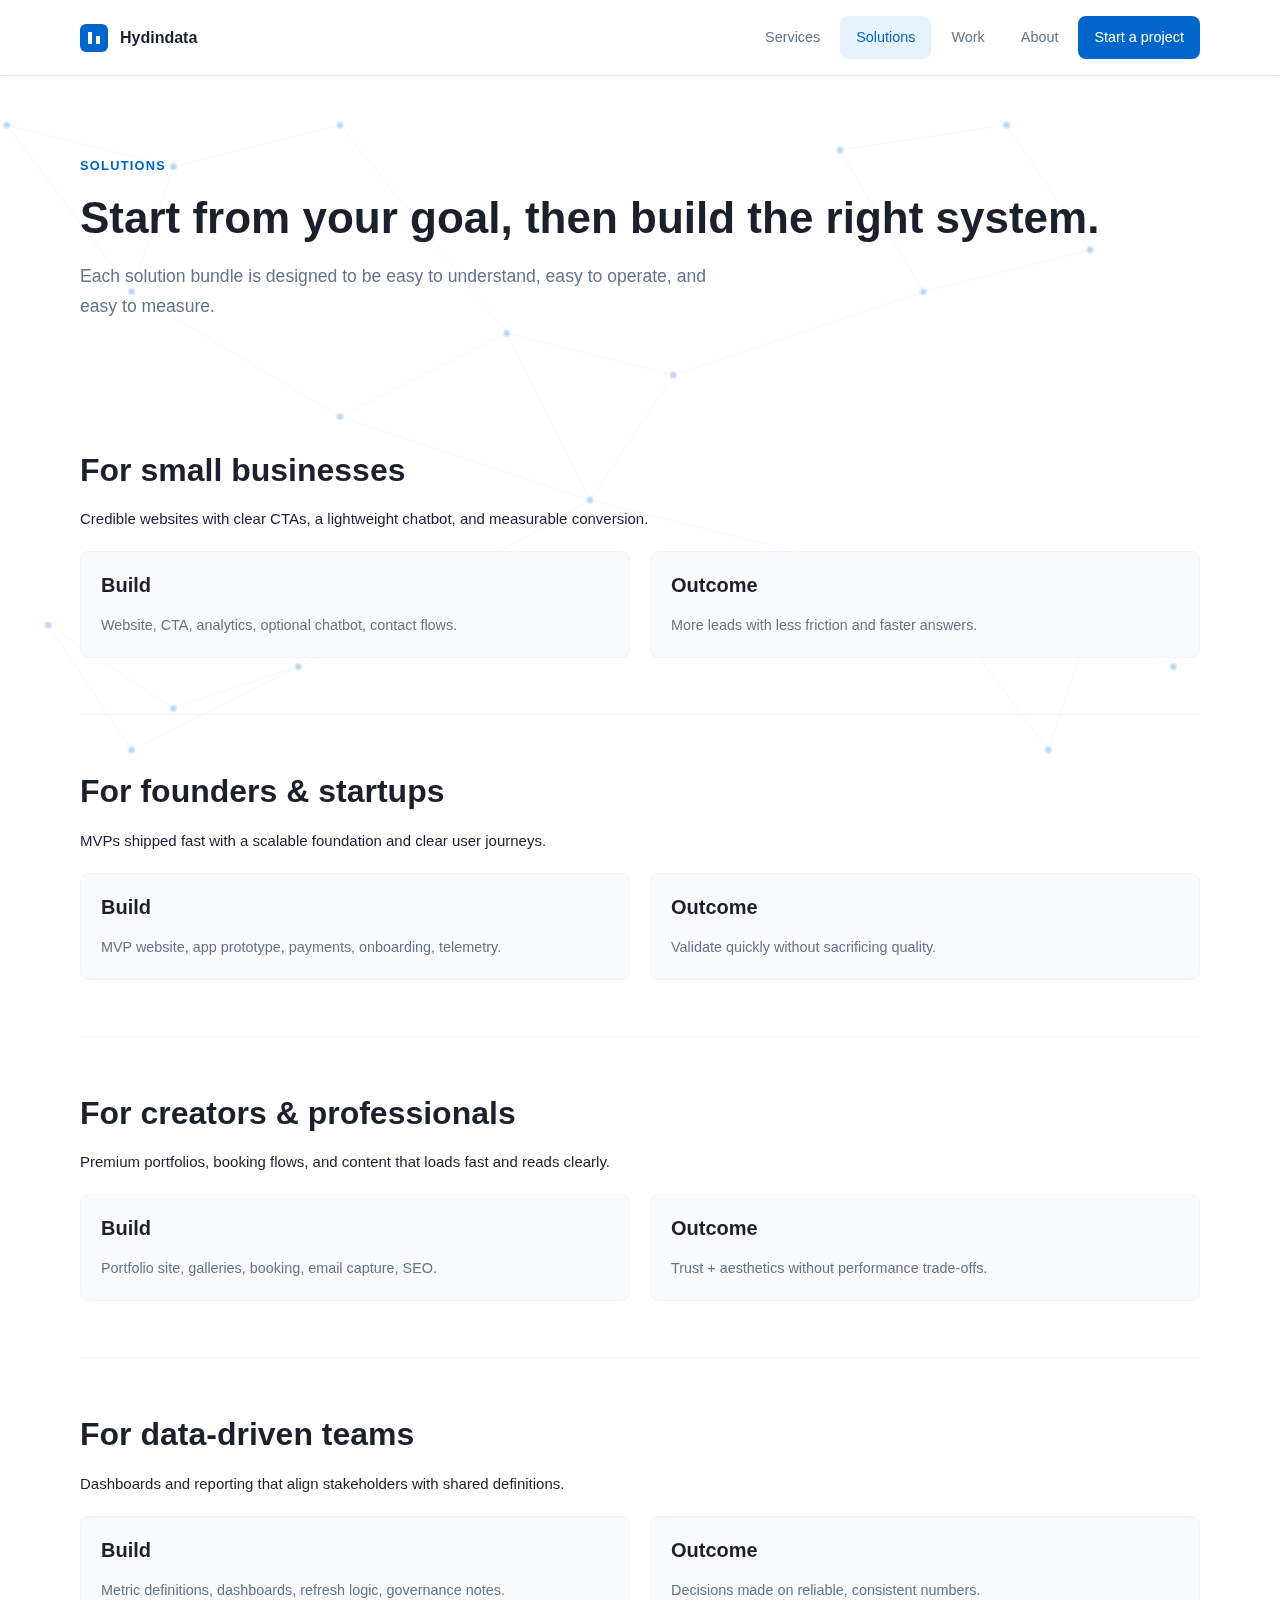
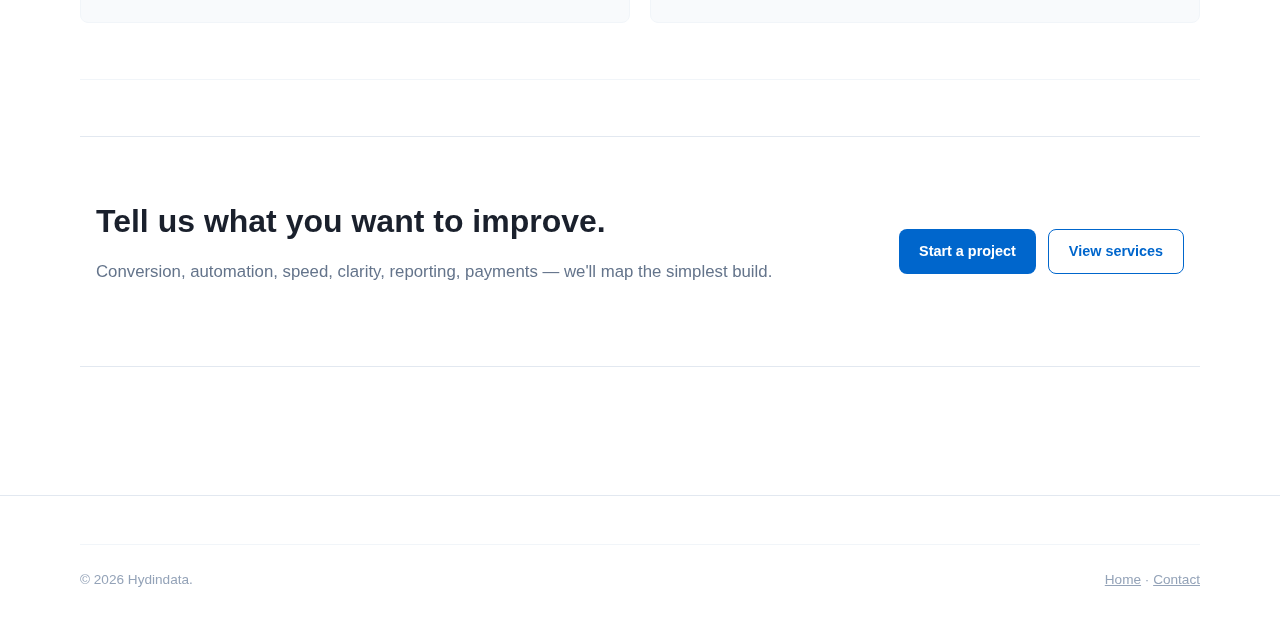
<file: solutions.html>
<!DOCTYPE html>
<html lang="en">
<head>
  <meta charset="UTF-8">
  <meta name="viewport" content="width=device-width, initial-scale=1.0">
  <meta name="color-scheme" content="light">
  <meta name="theme-color" content="#0066cc">

  <title>Solutions — Hydindata</title>
  <meta name="description" content="Solutions by audience: small businesses, founders, creators, and data-driven teams.">
  <link rel="canonical" href="https://hydindata.com/solutions.html">

  <link rel="icon" href="assets/img/favicon-32.png" sizes="32x32">
  <link rel="stylesheet" href="assets/css/style.css">
  <script defer src="assets/js/script.js"></script>
</head>

<body>
  <a class="skip-link" href="#main">Skip to main content</a>

  <header class="site-header" data-header>
    <div class="container header-inner">
      <a class="brand" href="index.html">
        <img class="brand-mark" src="assets/img/logo.svg" alt="" width="28" height="28">
        <span class="brand-name">Hydindata</span>
      </a>

      <nav class="site-nav">
        <button class="nav-toggle" data-nav-toggle aria-expanded="false">
          <span class="nav-toggle-label">Menu</span>
          <span class="nav-toggle-icon"></span>
        </button>
        <div class="nav-menu" data-nav-menu>
          <a href="services.html">Services</a>
          <a aria-current="page" href="solutions.html">Solutions</a>
          <a href="work.html">Work</a>
          <a href="about.html">About</a>
          <a class="btn btn-primary" href="contact.html">Start a project</a>
        </div>
      </nav>
    </div>
  </header>

  <main id="main">
    <section class="section page-hero">
      <div class="container">
        <p class="kicker">Solutions</p>
        <h1>Start from your goal, then build the right system.</h1>
        <p class="lede">Each solution bundle is designed to be easy to understand, easy to operate, and easy to measure.</p>
      </div>
    </section>

    <section class="section">
      <div class="container">
        <article id="small-business" class="service-detail">
          <h2>For small businesses</h2>
          <p>Credible websites with clear CTAs, a lightweight chatbot, and measurable conversion.</p>
          <div class="mini-grid">
            <div class="mini-card">
              <h3>Build</h3>
              <p>Website, CTA, analytics, optional chatbot, contact flows.</p>
            </div>
            <div class="mini-card">
              <h3>Outcome</h3>
              <p>More leads with less friction and faster answers.</p>
            </div>
          </div>
        </article>

        <article id="founders" class="service-detail">
          <h2>For founders & startups</h2>
          <p>MVPs shipped fast with a scalable foundation and clear user journeys.</p>
          <div class="mini-grid">
            <div class="mini-card">
              <h3>Build</h3>
              <p>MVP website, app prototype, payments, onboarding, telemetry.</p>
            </div>
            <div class="mini-card">
              <h3>Outcome</h3>
              <p>Validate quickly without sacrificing quality.</p>
            </div>
          </div>
        </article>

        <article id="creators" class="service-detail">
          <h2>For creators & professionals</h2>
          <p>Premium portfolios, booking flows, and content that loads fast and reads clearly.</p>
          <div class="mini-grid">
            <div class="mini-card">
              <h3>Build</h3>
              <p>Portfolio site, galleries, booking, email capture, SEO.</p>
            </div>
            <div class="mini-card">
              <h3>Outcome</h3>
              <p>Trust + aesthetics without performance trade-offs.</p>
            </div>
          </div>
        </article>

        <article id="data-teams" class="service-detail">
          <h2>For data-driven teams</h2>
          <p>Dashboards and reporting that align stakeholders with shared definitions.</p>
          <div class="mini-grid">
            <div class="mini-card">
              <h3>Build</h3>
              <p>Metric definitions, dashboards, refresh logic, governance notes.</p>
            </div>
            <div class="mini-card">
              <h3>Outcome</h3>
              <p>Decisions made on reliable, consistent numbers.</p>
            </div>
          </div>
        </article>

        <div class="section cta-band">
          <div class="container cta-band-inner">
            <div>
              <h2>Tell us what you want to improve.</h2>
              <p class="section-sub">Conversion, automation, speed, clarity, reporting, payments — we'll map the simplest build.</p>
            </div>
            <div class="cta-band-actions">
              <a class="btn btn-primary" href="contact.html">Start a project</a>
              <a class="btn btn-ghost" href="services.html">View services</a>
            </div>
          </div>
        </div>

      </div>
    </section>
  </main>

  <footer class="site-footer">
    <div class="container footer-bottom">
      <p>© <span data-year></span> Hydindata.</p>
      <p><a href="index.html">Home</a> · <a href="contact.html">Contact</a></p>
    </div>
  </footer>
</body>
</html>
</file>
<file: assets/css/style.css>
/* Hydindata — Professional Business Design
   Clean white background with blue accents
   Monospace programmer font for technical credibility
   Optimized for business and professional contexts
*/

/* ============================================
   CSS VARIABLES - BUSINESS THEME
   ============================================ */
:root {
  /* Colors - Professional White & Blue */
  --bg: #ffffff;
  --bg-subtle: #f8fafc;
  --surface: #ffffff;
  --surface-raised: #fafbfc;
  
  /* Blue palette - Professional */
  --primary: #0066cc;        /* Deep blue */
  --primary-light: #4d94ff;  /* Bright blue */
  --primary-dark: #004d99;   /* Navy blue */
  --primary-pale: #e6f2ff;   /* Very light blue */
  
  /* Text colors */
  --text: #1a202c;           /* Near black */
  --text-muted: #64748b;     /* Slate gray */
  --text-light: #94a3b8;     /* Light gray */
  
  /* Accent colors */
  --accent: #0066cc;
  --accent-light: #e6f2ff;
  --success: #059669;
  
  /* Borders & shadows */
  --border: #e2e8f0;
  --border-light: #f1f5f9;
  --shadow: 0 1px 3px rgba(0, 0, 0, 0.1), 0 1px 2px rgba(0, 0, 0, 0.06);
  --shadow-lg: 0 10px 25px rgba(0, 0, 0, 0.08);
  
  /* Layout */
  --radius: 8px;
  --radius-sm: 4px;
  --radius-lg: 12px;
  --container: 1120px;
  --gap: 20px;
  --line: 1.6;
  
  /* Focus state */
  --focus: 0 0 0 3px rgba(0, 102, 204, 0.2);
}

/* ============================================
   BASE STYLES
   ============================================ */
* {
  box-sizing: border-box;
}

html,
body {
  height: 100%;
}

body {
  margin: 0;
  /* Professional sans-serif font stack - Inter primary */
  font-family: 'Inter', -apple-system, BlinkMacSystemFont, 'SF Pro', 'Segoe UI', 
               'Roboto', 'Helvetica Neue', Arial, sans-serif;
  color: var(--text);
  line-height: var(--line);
  font-size: 15px;
  position: relative;
  -webkit-font-smoothing: antialiased;
}

img {
  max-width: 100%;
  display: block;
}

a {
  color: inherit;
  transition: color 0.15s ease;
}

p {
  margin: 0 0 16px;
}

/* ============================================
   TYPOGRAPHY
   ============================================ */
h1, h2, h3, h4 {
  line-height: 1.3;
  margin: 0 0 16px;
  font-weight: 600;
  color: var(--text);
}

h1 {
  font-size: clamp(2rem, 4vw, 2.75rem);
  font-weight: 700;
}

h2 {
  font-size: clamp(1.5rem, 3vw, 2rem);
}

h3 {
  font-size: 1.25rem;
}

h4 {
  font-size: 1rem;
}

/* ============================================
   NETWORK WEB BACKGROUND
   ============================================ */

/* SVG network pattern with connected nodes */
body::before {
  content: '';
  position: fixed;
  top: 0;
  left: 0;
  width: 100%;
  height: 100%;
  z-index: -1;
  background-color: var(--bg);
  background-image: url('../img/network-bg.svg');
  background-size: cover;
  background-position: center;
  background-repeat: no-repeat;
  opacity: 0.35;
  animation: networkPulse 15s ease-in-out infinite;
}

@keyframes networkPulse {
  0%, 100% {
    opacity: 0.35;
  }
  50% {
    opacity: 0.45;
  }
}

/* Reduce motion for accessibility */
@media (prefers-reduced-motion: reduce) {
  body::before {
    animation: none;
    opacity: 0.35;
  }
}

/* Mobile optimization */
@media (max-width: 768px) {
  body::before {
    background-size: 250% auto;
    opacity: 0.99;
  }
}

/* ============================================
   LAYOUT
   ============================================ */
.container {
  width: min(var(--container), calc(100% - 32px));
  margin: 0 auto;
}

.section {
  padding: 64px 0;
}

/* ============================================
   HEADER & NAVIGATION
   ============================================ */
.site-header {
  position: sticky;
  top: 0;
  z-index: 100;
  background: rgba(255, 255, 255, 0.95);
  backdrop-filter: blur(10px);
  border-bottom: 1px solid var(--border);
  box-shadow: 0 1px 3px rgba(0, 0, 0, 0.05);
}

.header-inner {
  display: flex;
  align-items: center;
  justify-content: space-between;
  gap: 16px;
  padding: 16px 0;
}

.brand {
  display: flex;
  align-items: center;
  gap: 12px;
  text-decoration: none;
  font-weight: 700;
  font-size: 1.1rem;
  color: var(--text);
}

.brand:hover {
  color: var(--primary);
}

.brand-mark {
  border-radius: var(--radius-sm);
}

.brand-name {
  font-size: 1rem;
}

.site-nav {
  display: flex;
  align-items: center;
  gap: 8px;
}

.nav-toggle {
  display: none;
  border: 1px solid var(--border);
  background: var(--bg);
  color: var(--text);
  border-radius: var(--radius);
  padding: 10px 14px;
  cursor: pointer;
  font-family: inherit;
  font-size: 0.9rem;
}

.nav-toggle:hover {
  background: var(--bg-subtle);
}

.nav-toggle:focus-visible {
  outline: none;
  box-shadow: var(--focus);
}

.nav-toggle-label {
  font-weight: 600;
  font-size: 0.9rem;
}

.nav-toggle-icon {
  display: flex;
  flex-direction: column;
  justify-content: space-between;
  width: 20px;
  height: 16px;
  margin-left: 8px;
}

.nav-toggle-icon span {
  display: block;
  width: 100%;
  height: 2px;
  background: currentColor;
  border-radius: 2px;
  transition: all 0.3s ease;
}

/* Hamburger transforms to X when open */
.nav-toggle[aria-expanded="true"] .nav-toggle-icon span:nth-child(1) {
  transform: translateY(7px) rotate(45deg);
}

.nav-toggle[aria-expanded="true"] .nav-toggle-icon span:nth-child(2) {
  opacity: 0;
}

.nav-toggle[aria-expanded="true"] .nav-toggle-icon span:nth-child(3) {
  transform: translateY(-7px) rotate(-45deg);
}

.nav-menu {
  display: flex;
  align-items: center;
  gap: 4px;
}

.nav-menu a {
  text-decoration: none;
  padding: 10px 16px;
  border-radius: var(--radius);
  color: var(--text-muted);
  font-size: 0.9rem;
  font-weight: 500;
}

.nav-menu a[aria-current="page"] {
  color: var(--primary);
  background: var(--accent-light);
}

.nav-menu a:hover {
  color: var(--primary);
  background: var(--bg-subtle);
}

/* Keep buttons styled correctly in nav */
.nav-menu .btn-primary {
  color: white;
  background: var(--primary);
}

.nav-menu .btn-primary:hover {
  color: white;
  background: var(--primary-dark);
}

/* ============================================
   BUTTONS
   ============================================ */
.btn {
  display: inline-flex;
  align-items: center;
  justify-content: center;
  text-decoration: none;
  border-radius: var(--radius);
  padding: 10px 20px;
  border: 1px solid var(--border);
  cursor: pointer;
  user-select: none;
  font-weight: 600;
  font-size: 0.9rem;
  background: var(--bg);
  color: var(--text);
  font-family: inherit;
  transition: all 0.15s ease;
}

.btn:hover {
  background: var(--bg-subtle);
  border-color: var(--text-muted);
}

.btn:focus-visible {
  outline: none;
  box-shadow: var(--focus);
}

.btn-primary {
  background: var(--primary);
  color: white;
  border: none;
}

.btn-primary:hover {
  background: var(--primary-dark);
  transform: translateY(-1px);
  box-shadow: var(--shadow);
}

.btn-ghost {
  background: transparent;
  border-color: var(--primary);
  color: var(--primary);
}

.btn-ghost:hover {
  background: var(--accent-light);
  border-color: var(--primary);
}

.btn-small {
  padding: 6px 12px;
  font-size: 0.85rem;
}

/* ============================================
   ACCESSIBILITY
   ============================================ */
.skip-link {
  position: absolute;
  left: -999px;
  top: auto;
  width: 1px;
  height: 1px;
  overflow: hidden;
}

.skip-link:focus {
  position: fixed;
  left: 16px;
  top: 16px;
  width: auto;
  height: auto;
  padding: 12px 20px;
  background: var(--primary);
  color: white;
  border-radius: var(--radius);
  z-index: 999;
  box-shadow: var(--shadow-lg);
}

.sr-only {
  position: absolute;
  width: 1px;
  height: 1px;
  padding: 0;
  margin: -1px;
  overflow: hidden;
  clip: rect(0, 0, 0, 0);
  white-space: nowrap;
  border-width: 0;
}

/* ============================================
   HOMEPAGE HERO
   ============================================ */
.hero-grid {
  display: grid;
  grid-template-columns: 1.2fr 0.8fr;
  gap: 48px;
  align-items: center;
}

.hero-card {
  background: var(--surface-raised);
  border: 1px solid var(--border);
  border-radius: var(--radius-lg);
  padding: 32px;
  box-shadow: var(--shadow);
}

.hero-card-footer {
  margin-top: 20px;
  padding-top: 20px;
  border-top: 1px solid var(--border-light);
}

.pill-row {
  display: flex;
  flex-wrap: wrap;
  gap: 8px;
  margin-bottom: 20px;
}

.pill {
  font-size: 0.75rem;
  padding: 6px 12px;
  border-radius: 999px;
  background: var(--accent-light);
  color: var(--primary);
  border: 1px solid var(--primary-pale);
  font-weight: 600;
}

.stat-grid {
  display: grid;
  grid-template-columns: repeat(2, 1fr);
  gap: 20px;
}

.stat-label {
  font-size: 0.75rem;
  color: var(--text-light);
  text-transform: uppercase;
  letter-spacing: 0.05em;
  margin-bottom: 4px;
}

.stat-value {
  font-weight: 600;
  color: var(--text);
  font-size: 0.95rem;
}

/* ============================================
   CONTENT SECTIONS
   ============================================ */
.page-hero {
  padding-top: 80px;
  padding-bottom: 48px;
}

.section-head {
  max-width: 640px;
  margin-bottom: 40px;
}

.section-sub {
  color: var(--text-muted);
  font-size: 1.05rem;
}

.kicker {
  font-size: 0.8rem;
  text-transform: uppercase;
  letter-spacing: 0.1em;
  color: var(--primary);
  font-weight: 700;
  margin-bottom: 12px;
}

.lede {
  max-width: 640px;
  font-size: 1.1rem;
  color: var(--text-muted);
  line-height: 1.7;
}

.microcopy {
  font-size: 0.85rem;
  color: var(--text-light);
}

.muted {
  color: var(--text-muted);
}

.prose {
  max-width: 720px;
}

.prose h2 {
  margin-top: 40px;
  color: var(--text);
}

/* ============================================
   CARDS & GRIDS
   ============================================ */
.card-grid {
  display: grid;
  grid-template-columns: repeat(auto-fit, minmax(260px, 1fr));
  gap: 24px;
}

.card {
  background: var(--surface);
  border: 1px solid var(--border);
  border-radius: var(--radius-lg);
  padding: 28px;
  transition: all 0.2s ease;
}

.card:hover {
  border-color: var(--primary-light);
  box-shadow: var(--shadow);
  transform: translateY(-2px);
}

.card h3 {
  color: var(--text);
  margin-bottom: 12px;
}

.card p {
  color: var(--text-muted);
  font-size: 0.95rem;
}

.card .meta {
  font-size: 0.85rem;
  color: var(--text-light);
  margin-top: 16px;
}

.two-col {
  display: grid;
  grid-template-columns: repeat(auto-fit, minmax(280px, 1fr));
  gap: 24px;
}

.panel {
  padding: 28px;
  border-radius: var(--radius-lg);
  background: var(--surface-raised);
  border: 1px solid var(--border);
  transition: all 0.2s ease;
}

.panel:hover {
  border-color: var(--primary-light);
  box-shadow: var(--shadow);
}

.service-detail {
  margin-bottom: 56px;
  padding-bottom: 56px;
  border-bottom: 1px solid var(--border-light);
}

.service-detail:last-child {
  border-bottom: none;
}

.mini-grid {
  display: grid;
  grid-template-columns: repeat(auto-fit, minmax(220px, 1fr));
  gap: 20px;
  margin-top: 20px;
}

.mini-card {
  background: var(--bg-subtle);
  border: 1px solid var(--border-light);
  border-radius: var(--radius);
  padding: 20px;
}

.mini-card h4 {
  font-size: 0.9rem;
  margin-bottom: 8px;
  color: var(--text);
  font-weight: 600;
}

.mini-card p {
  font-size: 0.9rem;
  color: var(--text-muted);
  margin: 0;
}

/* ============================================
   CTA SECTIONS
   ============================================ */
.cta-row {
  display: flex;
  flex-wrap: wrap;
  gap: 12px;
  margin-top: 24px;
}

.cta-band {
  border-top: 1px solid var(--border);
  border-bottom: 1px solid var(--border);
  padding: 64px 0;
}

.cta-band-inner {
  display: flex;
  flex-wrap: wrap;
  gap: 32px;
  align-items: center;
  justify-content: space-between;
}

.cta-band-actions {
  display: flex;
  flex-wrap: wrap;
  gap: 12px;
}

/* ============================================
   FOOTER
   ============================================ */
.site-footer {
  border-top: 1px solid var(--border);
  padding-top: 48px;
  padding-bottom: 32px;
  margin-top: 64px;
}

.footer-grid {
  display: grid;
  grid-template-columns: repeat(auto-fit, minmax(220px, 1fr));
  gap: 32px;
  margin-bottom: 32px;
}

.footer-brand {
  display: flex;
  align-items: center;
  gap: 12px;
  font-weight: 700;
  margin-bottom: 16px;
  color: var(--text);
}

.footer-note {
  font-size: 0.9rem;
  color: var(--text-muted);
}

.footer-title {
  font-size: 0.9rem;
  margin-bottom: 12px;
  font-weight: 600;
  color: var(--text);
}

.footer-links {
  list-style: none;
  padding: 0;
  margin: 0;
}

.footer-links li {
  margin-bottom: 8px;
}

.footer-links a {
  text-decoration: none;
  color: var(--text-muted);
  font-size: 0.9rem;
}

.footer-links a:hover {
  color: var(--primary);
}

.footer-bottom {
  padding-top: 24px;
  border-top: 1px solid var(--border-light);
  display: flex;
  flex-wrap: wrap;
  justify-content: space-between;
  gap: 16px;
  font-size: 0.85rem;
  color: var(--text-light);
}

.footer-credit {
  font-size: 0.85rem;
}

.footer-credit a {
  color: var(--primary);
  text-decoration: none;
}

.footer-credit a:hover {
  text-decoration: underline;
}

/* ============================================
   CONTACT PAGE
   ============================================ */
.contact-grid {
  display: grid;
  grid-template-columns: repeat(auto-fit, minmax(300px, 1fr));
  gap: 32px;
}

.contact-card {
  background: var(--surface-raised);
}

.copybox {
  position: relative;
  background: var(--bg-subtle);
  border: 1px solid var(--border);
  border-radius: var(--radius);
  padding: 20px;
  margin-top: 16px;
}

.copybox pre {
  margin: 0;
  white-space: pre-wrap;
  font-size: 0.85rem;
  color: var(--text-muted);
  line-height: 1.6;
}

.copybox .btn-small {
  position: absolute;
  top: 12px;
  right: 12px;
}

.stack {
  display: flex;
  flex-direction: column;
  gap: 12px;
}

/* ============================================
   UTILITY CLASSES
   ============================================ */
.text-link {
  text-decoration: none;
  color: var(--primary);
  font-weight: 500;
}

.text-link:hover {
  text-decoration: underline;
  color: var(--primary-dark);
}

/* ============================================
   RESPONSIVE
   ============================================ */
@media (max-width: 900px) {
  .hero-grid {
    grid-template-columns: 1fr;
    gap: 32px;
  }

  .nav-toggle {
    display: inline-flex;
    align-items: center;
  }

  .nav-menu {
    display: none;
    position: absolute;
    right: 0;
    top: 64px;
    flex-direction: column;
    background: white;
    border: 1px solid var(--border);
    border-radius: var(--radius-lg);
    padding: 16px;
    box-shadow: var(--shadow-lg);
    min-width: 200px;
  }

  .nav-menu a {
    width: 100%;
    text-align: left;
  }

  .nav-menu[data-open="true"] {
    display: flex;
  }

  .section {
    padding: 48px 0;
  }

  .page-hero {
    padding-top: 56px;
    padding-bottom: 32px;
  }
}

@media (max-width: 600px) {
  body {
    font-size: 14px;
  }

  h1 {
    font-size: 1.75rem;
  }

  h2 {
    font-size: 1.5rem;
  }

  .card {
    padding: 20px;
  }

  .panel {
    padding: 20px;
  }
}

/* ============================================
   ACCESSIBILITY - REDUCED MOTION
   ============================================ */
@media (prefers-reduced-motion: reduce) {
  *,
  *::before,
  *::after {
    animation-duration: 0.01ms !important;
    animation-iteration-count: 1 !important;
    transition-duration: 0.01ms !important;
  }
}

/* ============================================
   FLOATING CONTACT CTAs
   ============================================ */
.floating-cta {
  position: fixed;
  bottom: 2rem;
  right: 2rem;
  z-index: 1000;
  display: flex;
  flex-direction: column;
  gap: 1rem;
}

.floating-btn {
  width: 56px;
  height: 56px;
  border-radius: 50%;
  display: flex;
  align-items: center;
  justify-content: center;
  box-shadow: 0 4px 12px rgba(0, 0, 0, 0.15);
  transition: all 0.3s ease;
  text-decoration: none;
  position: relative;
}

.floating-btn:hover {
  transform: scale(1.1);
  box-shadow: 0 6px 20px rgba(0, 0, 0, 0.25);
}

.floating-btn:active {
  transform: scale(1.05);
}

/* SMS button - Green */
.floating-sms {
  background: #25D366;
  color: white;
}

.floating-sms:hover {
  background: #1da851;
}

/* Email button - Blue */
.floating-email {
  background: var(--primary);
  color: white;
}

.floating-email:hover {
  background: var(--primary-dark);
}

/* Tooltip on hover */
.floating-btn::before {
  content: attr(title);
  position: absolute;
  right: 100%;
  margin-right: 1rem;
  background: rgba(0, 0, 0, 0.9);
  color: white;
  padding: 0.5rem 1rem;
  border-radius: 6px;
  font-size: 0.875rem;
  white-space: nowrap;
  opacity: 0;
  pointer-events: none;
  transition: opacity 0.3s ease;
}

.floating-btn:hover::before {
  opacity: 1;
}

/* Hide tooltips on mobile */
@media (max-width: 768px) {
  .floating-btn::before {
    display: none;
  }
  
  .floating-cta {
    bottom: 1rem;
    right: 1rem;
    gap: 0.75rem;
  }
  
  .floating-btn {
    width: 50px;
    height: 50px;
  }
}

/* Print: hide floating buttons */
@media print {
  .floating-cta {
    display: none;
  }
}

/* Accessibility: reduce motion */
@media (prefers-reduced-motion: reduce) {
  .floating-btn {
    transition: none;
  }
  
  .floating-btn:hover {
    transform: none;
  }
}

/* ============================================
   WORK PREVIEW CAROUSEL
   ============================================ */
.work-preview {
}

.carousel-container {
  position: relative;
  max-width: 900px;
  margin: 0 auto;
  overflow: hidden;
  border-radius: 12px;
}

.carousel-track {
  display: flex;
  transition: transform 0.5s ease;
  will-change: transform;
}

.carousel-item {
  flex: 0 0 100%;
  text-decoration: none;
  color: inherit;
  display: block;
  position: relative;
  overflow: hidden;
  border-radius: 12px;
  background: var(--surface);
  transition: transform 0.3s ease;
}

.carousel-item:hover {
  transform: scale(0.98);
}

.carousel-image {
  position: relative;
  width: 100%;
  padding-bottom: 56.25%; /* 16:9 aspect ratio */
  overflow: hidden;
  background: var(--bg-subtle);
}

.carousel-image img {
  position: absolute;
  top: 0;
  left: 0;
  width: 100%;
  height: 100%;
  object-fit: cover;
  border-radius: 12px 12px 0 0;
}

.carousel-caption {
  padding: 1.5rem;
  background: var(--surface);
  border-radius: 0 0 12px 12px;
}

.carousel-caption h3 {
  font-size: 1.25rem;
  margin: 0 0 0.5rem 0;
  color: var(--text);
}

.carousel-caption p {
  font-size: 0.9rem;
  color: var(--text-muted);
  margin: 0 0 0.75rem 0;
}

.carousel-tag {
  display: inline-block;
  font-size: 0.75rem;
  color: var(--primary);
  background: var(--primary-pale);
  padding: 0.25rem 0.75rem;
  border-radius: 999px;
  font-weight: 500;
}

/* Carousel Buttons */
.carousel-btn {
  position: absolute;
  top: 40%;
  transform: translateY(-50%);
  background: rgba(255, 255, 255, 0.95);
  border: 1px solid var(--border);
  width: 40px;
  height: 40px;
  border-radius: 50%;
  display: flex;
  align-items: center;
  justify-content: center;
  cursor: pointer;
  z-index: 10;
  color: var(--text);
  transition: all 0.2s ease;
  box-shadow: 0 2px 8px rgba(0,0,0,0.1);
}

.carousel-btn:hover {
  background: white;
  box-shadow: 0 4px 12px rgba(0,0,0,0.15);
  transform: translateY(-50%) scale(1.1);
}

.carousel-btn-prev {
  left: 1rem;
}

.carousel-btn-next {
  right: 1rem;
}

/* Carousel Indicators */
.carousel-indicators {
  display: flex;
  gap: 0.5rem;
  justify-content: center;
  margin-top: 1.5rem;
}

.carousel-indicator {
  width: 8px;
  height: 8px;
  border-radius: 50%;
  border: none;
  background: var(--border);
  cursor: pointer;
  padding: 0;
  transition: all 0.3s ease;
}

.carousel-indicator.active {
  background: var(--primary);
  width: 24px;
  border-radius: 999px;
}

.carousel-indicator:hover {
  background: var(--primary-light);
}

/* Mobile adjustments */
@media (max-width: 768px) {
  .carousel-btn {
    width: 32px;
    height: 32px;
  }
  
  .carousel-btn-prev {
    left: 0.5rem;
  }
  
  .carousel-btn-next {
    right: 0.5rem;
  }
  
  .carousel-caption {
    padding: 1rem;
  }
  
  .carousel-caption h3 {
    font-size: 1.1rem;
  }
}

/* ============================================
   PRINT STYLES
   ============================================ */
@media print {
  .site-header,
  .site-footer,
  .nav-menu,
  .cta-band,
  .btn {
    display: none;
  }
  
  body {
    background: white;
    color: black;
  }
}
</file>
